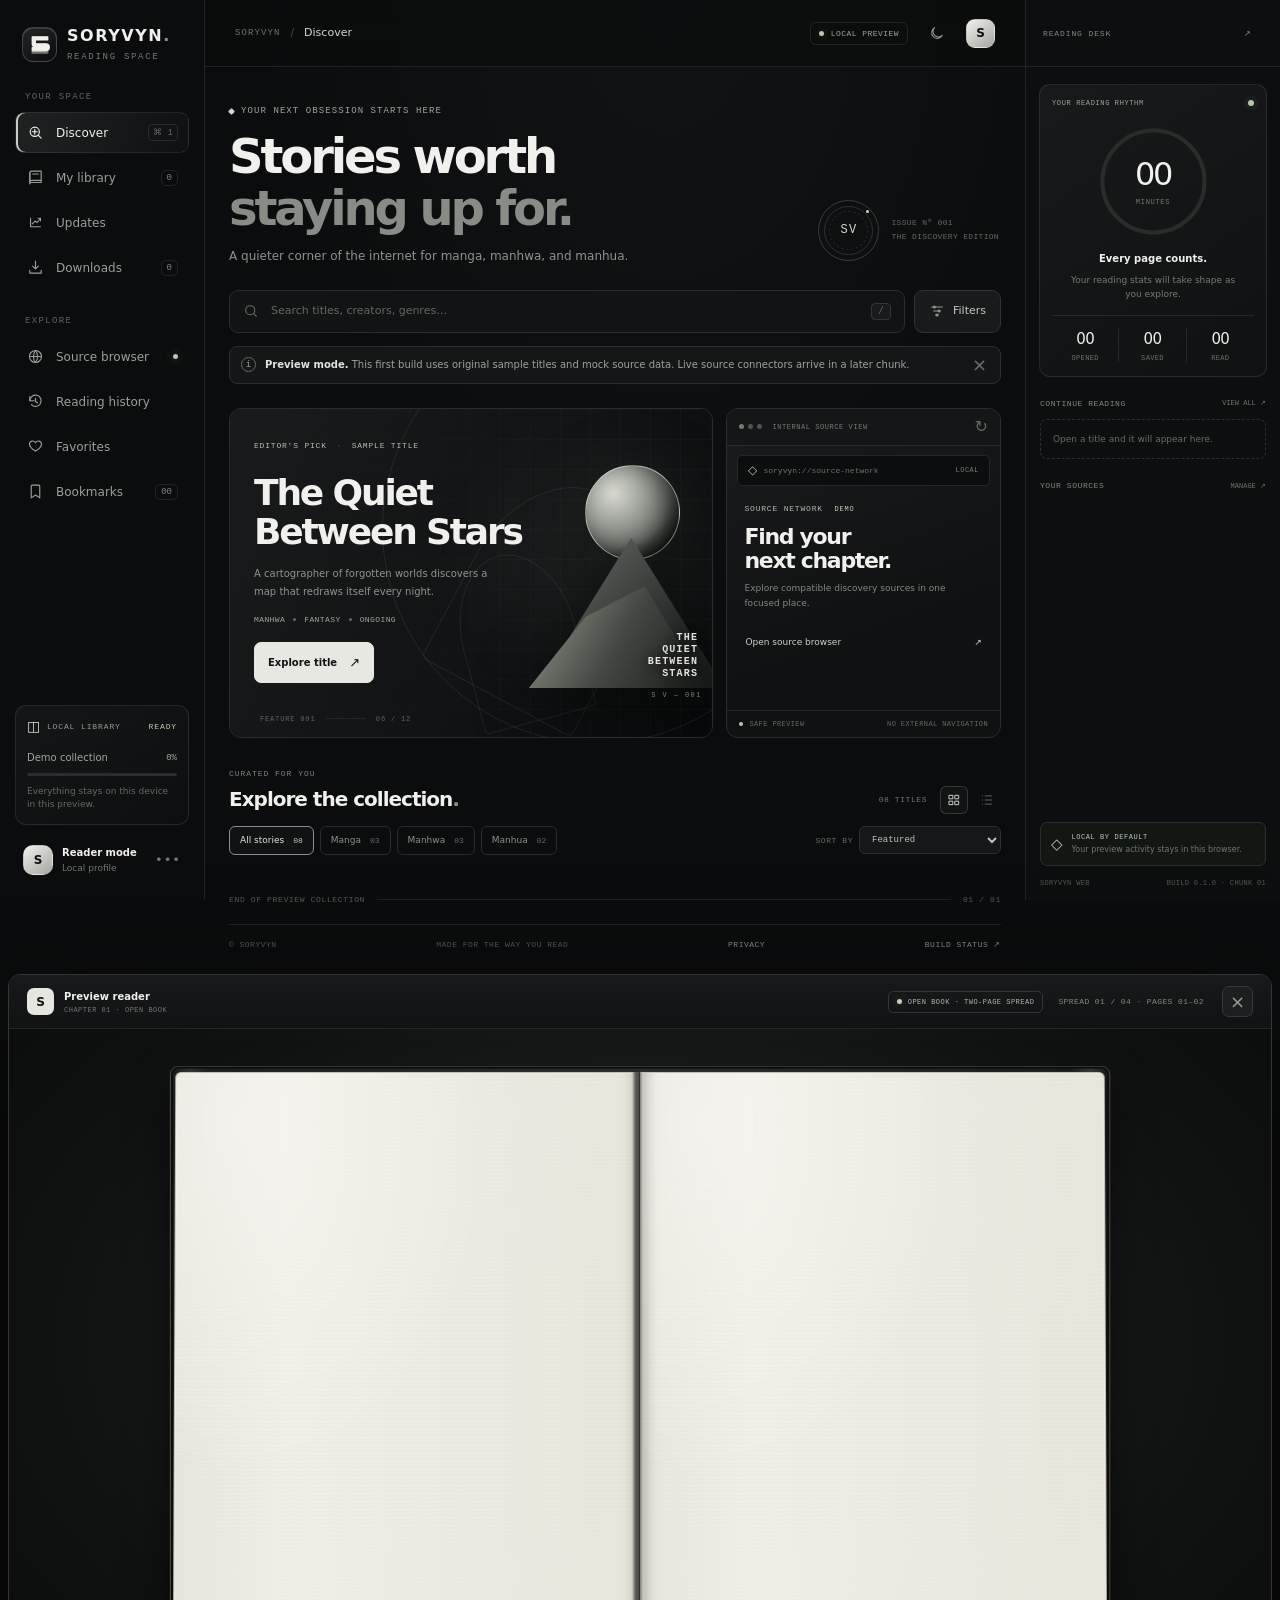
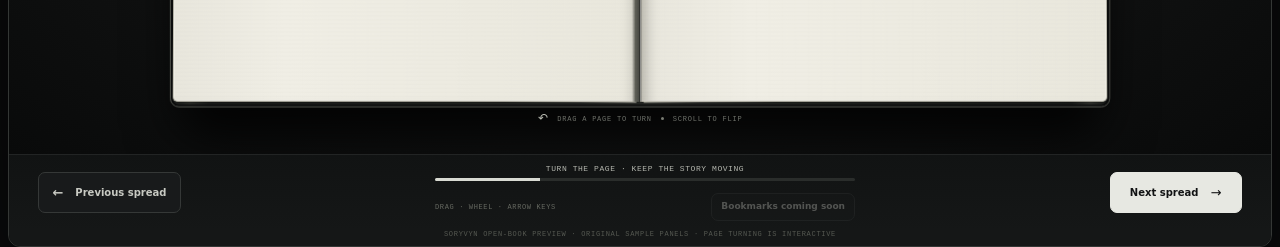
<file: index.html>
<!doctype html>
<html lang="en">
<head>
  <meta charset="utf-8">
  <meta name="viewport" content="width=device-width, initial-scale=1, viewport-fit=cover">
  <meta name="theme-color" content="#0b0c0d">
  <meta name="color-scheme" content="dark light">
  <meta name="description" content="SORYVYN — a focused home for manga, manhwa, and manhua discovery and reading.">
  <meta name="application-name" content="SORYVYN">
  <link rel="icon" href="./icon.svg" type="image/svg+xml">
  <link rel="manifest" href="./manifest.webmanifest">
  <link rel="stylesheet" href="./app.css">
  <title>SORYVYN — Read beyond the ordinary</title>
</head>
<body>
  <div class="app-frame" id="app">
    <aside class="sidebar" id="sidebar" aria-label="Main navigation">
      <a class="brand" href="#discover" data-route="discover" aria-label="SORYVYN home">
        <span class="brand-mark" aria-hidden="true"><svg viewBox="0 0 36 36"><path d="M8 7.5h20v4H12v5h13.5a4.5 4.5 0 0 1 0 9H8v-4h17.5a.5.5 0 0 0 0-1H12a4 4 0 0 1-4-4z" fill="currentColor"/><path d="M8 28.5h20v-2.8H8z" fill="currentColor" opacity=".42"/></svg></span>
        <span class="brand-word">SORYVYN<span class="brand-period">.</span><small>READING SPACE</small></span>
      </a>

      <div class="sidebar-label">YOUR SPACE</div>
      <nav class="nav-stack">
        <button class="nav-item is-active" data-route="discover"><span class="nav-icon" aria-hidden="true"><svg viewBox="0 0 24 24"><circle cx="11" cy="11" r="6.5"/><path d="m16 16 4 4M11 7.5v7M7.5 11h7"/></svg></span><span>Discover</span><kbd>⌘ 1</kbd></button>
        <button class="nav-item" data-route="library"><span class="nav-icon"><svg viewBox="0 0 24 24"><path d="M4 5.5A2.5 2.5 0 0 1 6.5 3H20v16H6.5A2.5 2.5 0 0 0 4 21z"/><path d="M4 5.5v13A2.5 2.5 0 0 1 6.5 16H20M8 7h8"/></svg></span><span>My library</span><span class="nav-count" id="libraryCount">0</span></button>
        <button class="nav-item" data-route="updates"><span class="nav-icon"><svg viewBox="0 0 24 24"><path d="M5 18V6M5 18h14"/><path d="m7.5 14 4-4 3 2 4.5-6"/><path d="M15.5 6H19v3.5"/></svg></span><span>Updates</span></button>
        <button class="nav-item" data-route="downloads"><span class="nav-icon"><svg viewBox="0 0 24 24"><path d="M12 3v11m-4-4 4 4 4-4"/><path d="M4 16v4h16v-4"/></svg></span><span>Downloads</span><span class="nav-count" id="downloadCount">0</span></button>
      </nav>

      <div class="sidebar-label sidebar-label-spaced">EXPLORE</div>
      <nav class="nav-stack">
        <button class="nav-item" data-route="sources"><span class="nav-icon"><svg viewBox="0 0 24 24"><circle cx="12" cy="12" r="8.5"/><path d="M3.7 12h16.6M12 3.5a13.7 13.7 0 0 1 0 17M12 3.5a13.7 13.7 0 0 0 0 17"/></svg></span><span>Source browser</span><span class="live-dot" title="Demo mode"></span></button>
        <button class="nav-item" data-route="history"><span class="nav-icon"><svg viewBox="0 0 24 24"><path d="M4 11a8 8 0 1 1 2.2 5.5"/><path d="M4 5v6h6M12 7v5l3 2"/></svg></span><span>Reading history</span></button>
        <button class="nav-item" data-route="favorites"><span class="nav-icon"><svg viewBox="0 0 24 24"><path d="M20.5 8.5c0 5-8.5 10-8.5 10s-8.5-5-8.5-10A4.5 4.5 0 0 1 12 6.7 4.5 4.5 0 0 1 20.5 8.5Z"/></svg></span><span>Favorites</span></button>
        <button class="nav-item" data-route="bookmarks"><span class="nav-icon"><svg viewBox="0 0 24 24"><path d="M6 4.5A1.5 1.5 0 0 1 7.5 3h9A1.5 1.5 0 0 1 18 4.5V21l-6-4-6 4z"/></svg></span><span>Bookmarks</span><span class="nav-count" id="bookmarkCount">00</span></button>
      </nav>

      <div class="sidebar-bottom">
        <div class="storage-card">
          <div class="storage-top"><span class="storage-glyph">◫</span><span>LOCAL LIBRARY</span><span class="storage-status">READY</span></div>
          <div class="storage-line"><span id="storageLabel">Demo collection</span><span id="storagePercent">0%</span></div>
          <div class="storage-track"><span id="storageFill"></span></div>
          <p>Everything stays on this device in this preview.</p>
        </div>
        <button class="profile-button" id="profileButton">
          <span class="avatar">S</span><span class="profile-meta"><strong>Reader mode</strong><small>Local profile</small></span><span class="profile-menu">•••</span>
        </button>
      </div>
    </aside>

    <main class="workspace">
      <header class="topbar">
        <div class="breadcrumbs"><span class="crumb-muted">SORYVYN</span><span class="crumb-sep">/</span><span id="crumbCurrent">Discover</span></div>
        <div class="topbar-actions">
          <div class="connection-pill"><span class="connection-dot"></span><span id="connectionLabel">LOCAL PREVIEW</span></div>
          <button class="icon-button theme-button" id="themeToggle" aria-label="Toggle theme" title="Toggle theme"><svg viewBox="0 0 24 24"><path d="M20 15.5A8 8 0 0 1 8.5 4 8.5 8.5 0 1 0 20 15.5Z"/></svg></button>
          <button class="install-button" id="installButton" hidden><svg viewBox="0 0 24 24"><path d="M12 3v11m-4-4 4 4 4-4M4 16v4h16v-4"/></svg><span>Install app</span></button>
          <button class="avatar avatar-small" id="profileTop" aria-label="Profile">S</button>
        </div>
      </header>

      <div class="scroll-area" id="scrollArea">
        <section class="page page-discover" data-page="discover">
          <div class="welcome-row">
            <div>
              <div class="eyebrow"><span class="eyebrow-mark"></span> YOUR NEXT OBSESSION STARTS HERE</div>
              <h1>Stories worth<br><span>staying up for.</span></h1>
              <p class="hero-description">A quieter corner of the internet for manga, manhwa, and manhua.</p>
            </div>
            <div class="hero-stamp" aria-hidden="true"><div class="stamp-ring"><span>SV</span><i></i></div><span class="stamp-caption">ISSUE Nº 001<br>THE DISCOVERY EDITION</span></div>
          </div>

          <div class="search-row">
            <label class="search-box" for="globalSearch">
              <svg viewBox="0 0 24 24" aria-hidden="true"><circle cx="10.8" cy="10.8" r="6.8"/><path d="m16 16 4 4"/></svg>
              <input id="globalSearch" type="search" placeholder="Search titles, creators, genres…" autocomplete="off">
              <kbd> / </kbd>
            </label>
            <button class="filter-button" id="filterButton"><svg viewBox="0 0 24 24"><path d="M4 6h16M7 12h10m-7 6h4"/><circle cx="8" cy="6" r="1.5"/><circle cx="15" cy="12" r="1.5"/><circle cx="12" cy="18" r="1.5"/></svg><span>Filters</span></button>
          </div>

          <div class="demo-notice"><span class="notice-icon">i</span><span><strong>Preview mode.</strong> This first build uses original sample titles and mock source data. Live source connectors arrive in a later chunk.</span><button id="dismissNotice" aria-label="Dismiss notice">×</button></div>

          <div class="featured-layout">
            <article class="featured-card">
              <div class="featured-backdrop" aria-hidden="true"><div class="featured-orbit orbit-one"></div><div class="featured-orbit orbit-two"></div><div class="featured-shape shape-one"></div><div class="featured-shape shape-two"></div><div class="featured-grid"></div></div>
              <div class="featured-copy">
                <span class="featured-tag">EDITOR'S PICK <span>·</span> SAMPLE TITLE</span>
                <h2>The Quiet<br>Between Stars</h2>
                <p>A cartographer of forgotten worlds discovers a map that redraws itself every night.</p>
                <div class="featured-meta"><span>MANHWA</span><i></i><span>FANTASY</span><i></i><span>ONGOING</span></div>
                <button class="primary-button" data-open-title="quiet-stars">Explore title <span>↗</span></button>
              </div>
              <div class="featured-art" aria-hidden="true"><div class="moon"></div><div class="mountain mountain-back"></div><div class="mountain mountain-front"></div><div class="featured-wordmark">THE<br>QUIET<br>BETWEEN<br>STARS</div><div class="featured-serial">S V — 001</div></div>
              <span class="feature-index">FEATURE 001 <span>────────</span> 06 / 12</span>
            </article>
            <aside class="source-window">
              <div class="window-chrome"><div class="window-dots"><i></i><i></i><i></i></div><span>INTERNAL SOURCE VIEW</span><button id="sourceWindowRefresh" aria-label="Refresh sample source">↻</button></div>
              <div class="window-address"><span class="secure-mark">◇</span><span>soryvyn://source-network</span><span class="address-lock">LOCAL</span></div>
              <div class="window-content">
                <div class="window-overline">SOURCE NETWORK <span>DEMO</span></div>
                <h3>Find your<br>next chapter.</h3>
                <p>Explore compatible discovery sources in one focused place.</p>
                <div class="source-mini-list" id="sourceMiniList"></div>
                <button class="text-link" data-route="sources">Open source browser <span>↗</span></button>
              </div>
              <div class="window-footer"><span><i></i> SAFE PREVIEW</span><span>NO EXTERNAL NAVIGATION</span></div>
            </aside>
          </div>

          <div class="section-heading">
            <div><div class="eyebrow">CURATED FOR YOU</div><h2>Explore the collection<span class="heading-period">.</span></h2></div>
            <div class="section-tools"><span id="resultCount">08 TITLES</span><button class="view-toggle is-selected" data-view="grid" aria-label="Grid view"><svg viewBox="0 0 24 24"><rect x="4" y="4" width="6" height="6"/><rect x="14" y="4" width="6" height="6"/><rect x="4" y="14" width="6" height="6"/><rect x="14" y="14" width="6" height="6"/></svg></button><button class="view-toggle" data-view="list" aria-label="List view"><svg viewBox="0 0 24 24"><path d="M9 5h11M9 12h11M9 19h11M4 5h.01M4 12h.01M4 19h.01"/></svg></button></div>
          </div>
          <div class="category-row" id="categoryRow" role="group" aria-label="Filter by category">
            <button class="category-chip is-active" data-category="All">All stories <span>08</span></button>
            <button class="category-chip" data-category="Manga">Manga <span>03</span></button>
            <button class="category-chip" data-category="Manhwa">Manhwa <span>03</span></button>
            <button class="category-chip" data-category="Manhua">Manhua <span>02</span></button>
            <div class="sort-control"><span>SORT BY</span><select id="sortSelect" aria-label="Sort titles"><option value="featured">Featured</option><option value="title">Title A–Z</option><option value="rating">Rating</option><option value="updated">Recently updated</option></select></div>
          </div>
          <div class="title-grid" id="titleGrid" aria-live="polite"></div>
          <div class="load-more-row"><span>END OF PREVIEW COLLECTION</span><span class="load-more-line"></span><span>01 / 01</span></div>
          <footer class="app-footer"><span>© SORYVYN <span id="footerYear"></span></span><span>MADE FOR THE WAY YOU READ</span><a href="./privacy.html">PRIVACY</a><a href="#roadmap" id="roadmapLink">BUILD STATUS ↗</a></footer>
        </section>

        <section class="page generic-page" data-page="library" hidden>
          <div class="page-heading"><div class="eyebrow">YOUR PERSONAL ARCHIVE</div><h1>My library<span class="heading-period">.</span></h1><p>Your saved titles, ready when you are.</p></div>
          <div class="page-toolbar library-toolbar"><div class="search-box compact"><svg viewBox="0 0 24 24"><circle cx="10.8" cy="10.8" r="6.8"/><path d="m16 16 4 4"/></svg><input id="librarySearch" type="search" placeholder="Search your library…"></div><div class="library-backup-actions"><button class="primary-button" id="importImagesButton" type="button">Import image folder</button><input id="importImagesFile" type="file" webkitdirectory directory multiple accept="image/*" hidden><button class="secondary-button" id="exportBackupButton" type="button">Export backup</button><button class="secondary-button" id="importBackupButton" type="button">Import backup</button><input id="importBackupFile" type="file" accept="application/json,.json" hidden></div><span class="small-meta" id="librarySummary">0 SAVED TITLES</span></div>
          <p class="library-import-note">Import numbered manga page images from a folder. Images stay in this browser and are not included in the JSON preference backup.</p>
          <div class="title-grid" id="libraryGrid"></div><div class="empty-state" id="libraryEmpty" hidden><div class="empty-symbol">▤</div><h2>A shelf waiting to happen.</h2><p>Save a title from Discover to keep it here.</p><button class="secondary-button" data-route="discover">Explore titles</button></div>
        </section>

        <section class="page generic-page" data-page="updates" hidden>
          <div class="page-heading"><div class="eyebrow">THE LATEST PAGES</div><h1>Updates<span class="heading-period">.</span></h1><p>Chapter update feeds will connect to supported sources in a later chunk.</p></div>
          <div class="placeholder-panel"><span class="placeholder-icon">↻</span><div><h2>Your update feed is quiet.</h2><p>The current build has no live source connections. When connectors arrive, enabled manga, manhwa, and manhua sources will populate this space.</p></div><button class="secondary-button" data-route="sources">Explore sources</button></div>
        </section>

        <section class="page generic-page" data-page="downloads" hidden>
          <div class="page-heading"><div class="eyebrow">READ ANYWHERE</div><h1>Downloads<span class="heading-period">.</span></h1><p>Manage chapters saved for offline reading.</p></div>
          <div class="placeholder-panel"><span class="placeholder-icon">↓</span><div><h2>No downloads yet.</h2><p>Download queue, chapter progress, pause/resume, and offline chapter verification are planned for Chunk 5.</p></div><button class="secondary-button" data-route="discover">Browse collection</button></div>
        </section>

        <section class="page generic-page" data-page="sources" hidden>
          <div class="page-heading source-page-heading"><div><div class="eyebrow"><span class="eyebrow-mark"></span> INTERNAL DISCOVERY ENVIRONMENT</div><h1>Source browser<span class="heading-period">.</span></h1><p>A browser-like view dedicated exclusively to manga, manhwa, and manhua sources.</p></div><div class="source-count-block"><strong id="sourceCount">04</strong><span>SAMPLE SOURCES</span></div></div>
          <div class="embedded-browser">
            <div class="embedded-toolbar"><div class="embedded-nav"><button class="icon-button" id="embeddedBack" aria-label="Back">←</button><button class="icon-button" id="embeddedForward" aria-label="Forward">→</button><button class="icon-button" id="embeddedReload" aria-label="Reload">↻</button></div><div class="embedded-address"><span class="secure-mark">◇</span><span id="embeddedAddress">soryvyn://source-network/discover</span><span class="address-lock">INTERNAL</span></div><button class="icon-button" id="embeddedHome" aria-label="Source browser home"><svg viewBox="0 0 24 24"><path d="m3 11 9-7 9 7M5.5 9.5V20h13V9.5M9.5 20v-6h5v6"/></svg></button></div>
            <div class="embedded-subnav"><button class="embedded-tab is-active" data-source-tab="discover">Discover</button><button class="embedded-tab" data-source-tab="trending">Trending</button><button class="embedded-tab" data-source-tab="new">Recently added</button><span class="embedded-category-note">MANGA · MANHWA · MANHUA ONLY</span></div>
            <div class="embedded-body"><div class="embedded-body-top"><div><div class="eyebrow">SOURCE CATALOGUE <span class="demo-badge">DEMO DATA</span></div><h2 id="embeddedTitle">Choose a source. Find a story.</h2></div><div class="source-tools"><label class="search-box compact"><svg viewBox="0 0 24 24"><circle cx="10.8" cy="10.8" r="6.8"/><path d="m16 16 4 4"/></svg><input id="sourceSearch" type="search" placeholder="Filter sources…"></label><select id="sourceLanguage" aria-label="Filter sources by language"><option value="all">All languages</option><option value="en">English</option><option value="ja">Japanese</option><option value="ko">Korean</option><option value="zh">Chinese</option></select></div></div>
              <div class="source-catalogue" id="sourceCatalogue"></div>
              <div class="embedded-disclaimer"><span>ⓘ</span> This is an interface prototype. The listed source names and availability are illustrative placeholders, not live services. No third-party site is loaded.</div>
            </div>
            <div class="embedded-statusbar"><span><i class="connection-dot"></i> SANDBOX ACTIVE</span><span id="embeddedStatus">4 SAMPLE CONNECTORS</span><span>NO EXTERNAL NAVIGATION</span></div>
          </div>
        </section>

        <section class="page generic-page" data-page="history" hidden>
          <div class="page-heading"><div class="eyebrow">PICK UP WHERE YOU LEFT OFF</div><h1>Reading history<span class="heading-period">.</span></h1><p>Titles you opened in this session.</p></div>
          <div class="title-grid" id="historyGrid"></div><div class="empty-state" id="historyEmpty"><div class="empty-symbol">◷</div><h2>Your story starts here.</h2><p>Open a title to add it to this local preview history.</p><button class="secondary-button" data-route="discover">Discover stories</button></div>
        </section>

        <section class="page generic-page" data-page="favorites" hidden>
          <div class="page-heading"><div class="eyebrow">THE ONES YOU LOVE</div><h1>Favorites<span class="heading-period">.</span></h1><p>A short list of stories you want to keep close.</p></div>
          <div class="title-grid" id="favoritesGrid"></div><div class="empty-state" id="favoritesEmpty"><div class="empty-symbol">♡</div><h2>Make room for a favorite.</h2><p>Tap the bookmark on any title card to save it here.</p><button class="secondary-button" data-route="discover">Explore titles</button></div>
        </section>

        <section class="page generic-page" data-page="bookmarks" hidden>
          <div class="page-heading"><div class="eyebrow">SAVED PAGE POSITIONS</div><h1>Bookmarks<span class="heading-period">.</span></h1><p>Spread bookmarks are being finished. The 3D reader, local image imports, reading progress, and library backups are available in this preview.</p></div>
          <div id="bookmarksList" class="bookmark-list"></div>
          <div class="empty-state" id="bookmarksEmpty" hidden><div class="empty-symbol">▤</div><h2>Spread bookmarks are coming soon.</h2><p>This shelf is prepared for saved page positions but cannot save or open them in this build yet.</p><button class="secondary-button" data-route="discover">Explore titles</button></div>
        </section>
      </div>
    </main>

    <aside class="right-rail" id="rightRail">
      <div class="rail-header"><span>READING DESK</span><button class="icon-button" id="railCollapse" aria-label="Collapse reading desk">↗</button></div>
      <div class="profile-card">
        <div class="profile-card-top"><span class="eyebrow">YOUR READING RHYTHM</span><span class="pulse-mark"></span></div>
        <div class="reading-ring"><svg viewBox="0 0 120 120" aria-hidden="true"><circle class="ring-track" cx="60" cy="60" r="49"/><circle class="ring-progress" cx="60" cy="60" r="49"/></svg><div><strong id="readingMinutes">00</strong><span>MINUTES</span></div></div>
        <div class="reading-message"><strong>Every page counts.</strong><p>Your reading stats will take shape as you explore.</p></div>
        <div class="reading-stats"><div><strong id="historyStat">00</strong><span>OPENED</span></div><div><strong id="savedStat">00</strong><span>SAVED</span></div><div><strong id="readStat">00</strong><span>READ</span></div></div>
      </div>
      <div class="rail-section">
        <div class="rail-section-title"><span>CONTINUE READING</span><button class="quiet-action" data-route="history">VIEW ALL ↗</button></div>
        <div id="continueReading" class="continue-list"><div class="rail-empty">Open a title and it will appear here.</div></div>
      </div>
      <div class="rail-section rail-sources">
        <div class="rail-section-title"><span>YOUR SOURCES</span><button class="quiet-action" data-route="sources">MANAGE ↗</button></div>
        <div id="railSourceList" class="rail-source-list"></div>
      </div>
      <div class="rail-bottom"><div class="privacy-indicator"><span class="privacy-shield">◇</span><span><strong>LOCAL BY DEFAULT</strong><small>Your preview activity stays in this browser.</small></span></div><div class="rail-version"><span>SORYVYN WEB</span><span>BUILD 0.1.0 · CHUNK 01</span></div></div>
    </aside>
  </div>

  <div class="toast-region" id="toastRegion" aria-live="polite" aria-atomic="true"></div>
  <dialog class="modal title-modal" id="titleModal" aria-labelledby="modalTitle">
    <button class="modal-close" data-close-modal aria-label="Close title details">×</button>
    <div id="titleModalContent"></div>
  </dialog>
  <dialog class="modal reader-modal" id="readerModal" aria-label="SORYVYN three-dimensional open-book reader">
    <div class="reader-topbar">
      <div class="reader-brand"><span class="reader-mini-mark">S</span><div class="reader-brand-copy"><strong id="readerTitle">Preview reader</strong><small id="readerSubtitle">CHAPTER 01 · OPEN BOOK</small></div></div>
      <div class="reader-status"><span class="reader-book-chip"><i></i> OPEN BOOK · TWO-PAGE SPREAD</span><span id="readerPageLabel" aria-live="polite">SPREAD 01 / 04 · PAGES 01–02</span></div>
      <button class="modal-close reader-close" data-close-modal aria-label="Close reader">×</button>
    </div>
    <div class="reader-bookroom" id="readerBookroom">
      <div class="book-frame" id="bookFrame" tabindex="0" role="group" aria-label="Open book. Drag a page left or right, use the mouse wheel, or use the Previous and Next spread buttons to turn pages.">
        <div class="book-cover" aria-hidden="true"></div>
        <div class="book-stack book-stack-left" aria-hidden="true"></div>
        <div class="book-stack book-stack-right" aria-hidden="true"></div>
        <div class="book-object">
          <div class="book-spread" id="bookSpread">
            <article class="book-page left" id="leftBookPage" aria-label="Left page"></article>
            <article class="book-page right" id="rightBookPage" aria-label="Right page"></article>
            <div class="book-spine" aria-hidden="true"></div>
            <button class="page-edge-zone previous" id="bookPrevZone" type="button" aria-label="Turn to previous spread"><span>‹</span></button>
            <button class="page-edge-zone next" id="bookNextZone" type="button" aria-label="Turn to next spread"><span>›</span></button>
          </div>
        </div>
        <div class="book-drag-indicator"><span class="drag-corner">↶</span><span>DRAG A PAGE TO TURN</span><i></i><span>SCROLL TO FLIP</span></div>
      </div>
    </div>
    <div class="reader-controls">
      <button class="secondary-button reader-nav-button" id="readerPrev" type="button"><span aria-hidden="true">←</span> Previous spread</button>
      <div class="reader-progress"><span id="readerProgressLabel">TURN THE PAGE · KEEP THE STORY MOVING</span><div class="reader-progress-track"><span id="readerProgressFill"></span></div><div class="reader-progress-bottom"><small>DRAG · WHEEL · ARROW KEYS</small><button class="secondary-button reader-bookmark-button" id="readerBookmark" type="button" aria-pressed="false" aria-label="Spread bookmarks are not active yet" title="Spread bookmarks are coming in a later update" disabled>Bookmarks coming soon</button></div></div>
      <button class="primary-button reader-nav-button" id="readerNext" type="button">Next spread <span aria-hidden="true">→</span></button>
    </div>
    <div class="reader-demo-note">SORYVYN OPEN-BOOK PREVIEW · ORIGINAL SAMPLE PANELS · PAGE TURNING IS INTERACTIVE</div>
  </dialog>
  <dialog class="modal filter-modal" id="filterModal" aria-labelledby="filterTitle">
    <div class="modal-heading"><div><div class="eyebrow">REFINE YOUR DISCOVERY</div><h2 id="filterTitle">Find your kind of story.</h2></div><button class="modal-close" data-close-modal aria-label="Close filters">×</button></div>
    <div class="filter-form"><label>Content category<select id="filterCategory"><option value="All">All allowed categories</option><option value="Manga">Manga</option><option value="Manhwa">Manhwa</option><option value="Manhua">Manhua</option></select></label><label>Genre<select id="filterGenre"><option value="all">All genres</option><option value="Fantasy">Fantasy</option><option value="Mystery">Mystery</option><option value="Action">Action</option><option value="Slice of Life">Slice of Life</option><option value="Sci-Fi">Sci-Fi</option><option value="Drama">Drama</option></select></label><label>Reading status<select id="filterStatus"><option value="all">Any status</option><option value="Ongoing">Ongoing</option><option value="Completed">Completed</option></select></label><div class="filter-actions"><button class="secondary-button" id="resetFilters">Reset</button><button class="primary-button" id="applyFilters">Apply filters</button></div></div>
  </dialog>
  <dialog class="modal roadmap-modal" id="roadmapModal" aria-labelledby="roadmapTitle">
    <button class="modal-close" data-close-modal aria-label="Close build status">×</button><div class="eyebrow">PRODUCT ROADMAP</div><h2 id="roadmapTitle">Seven chunks. One reading space.</h2><p>Chunk 01 establishes the web PWA shell, app design system, responsive navigation, sample catalogue, browser-like source sandbox, local demo state, and offline app shell.</p><div class="roadmap-list"><div class="roadmap-item is-done"><span>01</span><div><strong>PWA shell & interaction system</strong><small>Responsive UI, demo catalogue, source sandbox, offline app shell.</small></div><b>COMPLETE</b></div><div class="roadmap-item"><span>02</span><div><strong>Source engine & source catalogue</strong><small>Typed adapters, category guardrails, source registry and health.</small></div><b>PLANNED</b></div><div class="roadmap-item"><span>03</span><div><strong>Unified search & title details</strong><small>Progressive results, metadata, chapters and source fallbacks.</small></div><b>PLANNED</b></div><div class="roadmap-item"><span>04</span><div><strong>Reader engine & local import</strong><small>Local image-folder import and real pages in the 3D book are implemented; archives and more reading modes remain.</small></div><b>PARTIAL</b></div><div class="roadmap-item"><span>05</span><div><strong>Offline downloads</strong><small>Persistent queue, retries, cancellation and chapter verification.</small></div><b>PLANNED</b></div><div class="roadmap-item"><span>06</span><div><strong>Library, history & backup</strong><small>Local JSON backup/restore is available; collections and advanced library tools remain planned.</small></div><b>PARTIAL</b></div><div class="roadmap-item"><span>07</span><div><strong>Hardening & release</strong><small>Testing, accessibility, performance, installability and deployment guide.</small></div><b>PLANNED</b></div></div>
  </dialog>

  <script src="./app.js" defer></script>
</body>
</html>
</file>
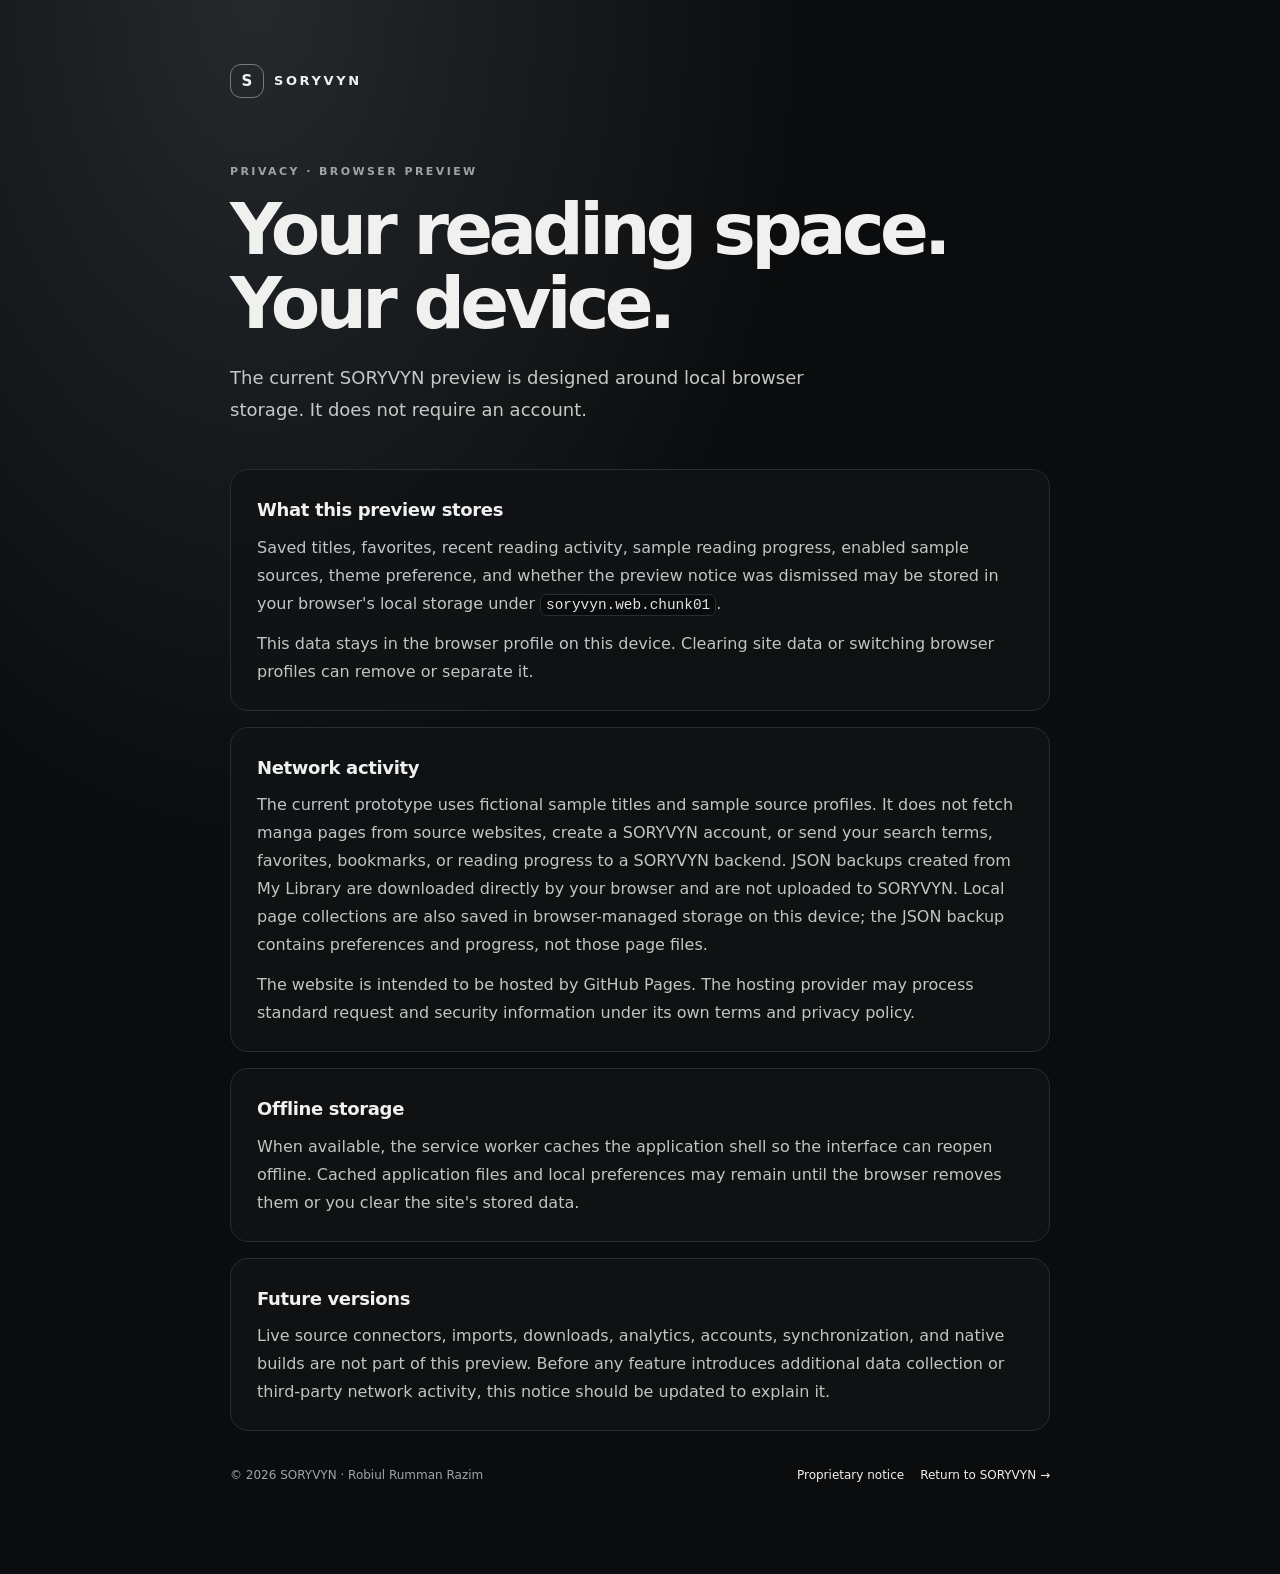
<file: privacy.html>
<!doctype html>
<html lang="en">
<head>
  <meta charset="utf-8">
  <meta name="viewport" content="width=device-width, initial-scale=1">
  <meta name="theme-color" content="#0b0c0d">
  <meta name="description" content="SORYVYN privacy notes for the browser preview.">
  <title>Privacy — SORYVYN</title>
  <style>
    :root{color-scheme:dark;--bg:#0b0c0d;--panel:#111315;--line:#292c30;--text:#f0f1ef;--muted:#a0a4a7;--accent:#dce0dc}
    *{box-sizing:border-box}
    body{margin:0;background:radial-gradient(ellipse at 20% 0%,#25292d 0,transparent 38%),var(--bg);color:var(--text);font:16px/1.75 system-ui,-apple-system,BlinkMacSystemFont,"Segoe UI",sans-serif}
    main{width:min(820px,calc(100% - 36px));margin:0 auto;padding:64px 0 88px}
    .brand{display:inline-flex;align-items:center;gap:10px;color:var(--text);text-decoration:none;font-size:13px;font-weight:800;letter-spacing:.2em}
    .mark{display:grid;place-items:center;width:34px;height:34px;border:1px solid #777b80;border-radius:11px;font-size:15px;letter-spacing:0}
    .eyebrow{margin:64px 0 12px;color:var(--muted);font-size:11px;font-weight:700;letter-spacing:.22em;text-transform:uppercase}
    h1{margin:0;font-size:clamp(42px,8vw,72px);line-height:1.02;letter-spacing:-.065em}
    .lead{max-width:620px;margin:22px 0 44px;color:#c6c9c7;font-size:18px}
    section{margin-top:16px;padding:24px 26px;border:1px solid var(--line);border-radius:18px;background:color-mix(in srgb,var(--panel) 86%,transparent)}
    h2{margin:0 0 8px;font-size:18px;letter-spacing:-.02em}
    p{margin:0;color:#c2c5c3}
    section p+p{margin-top:12px}
    code{padding:2px 5px;border:1px solid var(--line);border-radius:6px;background:#0a0b0c;color:#e2e5e2;font-size:.9em;overflow-wrap:anywhere}
    footer{display:flex;flex-wrap:wrap;justify-content:space-between;gap:12px;margin-top:34px;color:var(--muted);font-size:12px}
    footer a{color:var(--text);text-decoration:none}.footer-actions{display:flex;flex-wrap:wrap;gap:16px}
    footer a:hover{text-decoration:underline}
    @media(max-width:540px){main{padding-top:32px}.eyebrow{margin-top:44px}section{padding:20px}}
    @media(prefers-reduced-motion:no-preference){section{animation:arrive .45s ease both}section:nth-of-type(2){animation-delay:.06s}section:nth-of-type(3){animation-delay:.12s}@keyframes arrive{from{opacity:0;transform:translateY(8px)}to{opacity:1;transform:translateY(0)}}}
    @media(prefers-reduced-motion:reduce){*,*::before,*::after{animation:none!important;scroll-behavior:auto!important}}
  </style>
</head>
<body>
  <main>
    <a class="brand" href="./" aria-label="SORYVYN home"><span class="mark" aria-hidden="true">S</span><span>SORYVYN</span></a>
    <p class="eyebrow">Privacy · Browser preview</p>
    <h1>Your reading space.<br>Your device.</h1>
    <p class="lead">The current SORYVYN preview is designed around local browser storage. It does not require an account.</p>

    <section>
      <h2>What this preview stores</h2>
      <p>Saved titles, favorites, recent reading activity, sample reading progress, enabled sample sources, theme preference, and whether the preview notice was dismissed may be stored in your browser's local storage under <code>soryvyn.web.chunk01</code>.</p>
      <p>This data stays in the browser profile on this device. Clearing site data or switching browser profiles can remove or separate it.</p>
    </section>

    <section>
      <h2>Network activity</h2>
      <p>The current prototype uses fictional sample titles and sample source profiles. It does not fetch manga pages from source websites, create a SORYVYN account, or send your search terms, favorites, bookmarks, or reading progress to a SORYVYN backend. JSON backups created from My Library are downloaded directly by your browser and are not uploaded to SORYVYN. Local page collections are also saved in browser-managed storage on this device; the JSON backup contains preferences and progress, not those page files.</p>
      <p>The website is intended to be hosted by GitHub Pages. The hosting provider may process standard request and security information under its own terms and privacy policy.</p>
    </section>

    <section>
      <h2>Offline storage</h2>
      <p>When available, the service worker caches the application shell so the interface can reopen offline. Cached application files and local preferences may remain until the browser removes them or you clear the site's stored data.</p>
    </section>

    <section>
      <h2>Future versions</h2>
      <p>Live source connectors, imports, downloads, analytics, accounts, synchronization, and native builds are not part of this preview. Before any feature introduces additional data collection or third-party network activity, this notice should be updated to explain it.</p>
    </section>

    <footer><span>© <span id="year"></span> SORYVYN · Robiul Rumman Razim</span><div class="footer-actions"><a href="./LICENSE">Proprietary notice</a><a href="./">Return to SORYVYN →</a></div></footer>
  </main>
  <script>document.getElementById("year").textContent=new Date().getFullYear();</script>
</body>
</html>
</file>
<file: app.css>
:root{
  color-scheme:dark;
  --bg:#0b0c0d;--panel:#111214;--panel-2:#151719;--panel-3:#1b1d20;--line:rgba(240,241,238,.095);
  --line-strong:rgba(240,241,238,.16);--text:#f0f0ed;--muted:#929491;--soft:#b9bbb6;--white:#fff;
  --accent:#e8e8e3;--accent-ink:#121313;--good:#b9d3b0;--bad:#d8a5a5;
  --mono:ui-monospace,SFMono-Regular,Consolas,"Liberation Mono",monospace;--sans:Inter,system-ui,-apple-system,BlinkMacSystemFont,"Segoe UI",sans-serif;
  --sidebar:226px;--right-rail:282px;--radius:16px;--shadow:0 24px 70px rgba(0,0,0,.3);
}
*{box-sizing:border-box}
html{background:var(--bg);scroll-behavior:smooth}
body{margin:0;background:var(--bg);color:var(--text);font-family:var(--sans);font-size:13px;line-height:1.5;min-width:320px;min-height:100vh}
button,input,select{font:inherit}
button{color:inherit}
button:focus-visible,input:focus-visible,select:focus-visible,a:focus-visible{outline:2px solid var(--text);outline-offset:3px}
button:disabled{opacity:.42;cursor:not-allowed}
svg{width:18px;height:18px;fill:none;stroke:currentColor;stroke-width:1.6;stroke-linecap:round;stroke-linejoin:round;flex:0 0 auto}
a{color:inherit;text-decoration:none}
button{cursor:pointer}
[hidden]{display:none!important}
.app-frame{display:grid;grid-template-columns:var(--sidebar) minmax(420px,1fr) var(--right-rail);min-height:100vh;background:radial-gradient(ellipse at 52% 0%,rgba(255,255,255,.026),transparent 45%),var(--bg)}
.sidebar{height:100vh;position:sticky;top:0;align-self:start;border-right:1px solid var(--line);padding:25px 15px 15px;display:flex;flex-direction:column;background:rgba(13,14,15,.92);z-index:5}
.brand{display:flex;align-items:center;gap:10px;padding:2px 7px 30px}
.brand-mark{width:35px;height:35px;border:1px solid rgba(255,255,255,.19);border-radius:11px;background:linear-gradient(145deg,#222426,#0b0c0d);display:grid;place-items:center;box-shadow:inset 0 1px 0 rgba(255,255,255,.12)}
.brand-mark svg{width:28px;height:28px}
.brand-word{font-weight:800;font-size:16px;letter-spacing:.095em;line-height:1.1}
.brand-period,.heading-period{color:#92938f}
.brand-word small{display:block;font:9px var(--mono);letter-spacing:.19em;color:#777975;margin-top:7px;font-weight:400}
.sidebar-label{font:9px var(--mono);letter-spacing:.15em;color:#626460;padding:0 10px 10px}
.sidebar-label-spaced{margin-top:28px}
.nav-stack{display:grid;gap:4px}
.nav-item{width:100%;display:flex;align-items:center;gap:11px;border:1px solid transparent;background:transparent;color:#9c9e99;text-align:left;padding:10px 10px;border-radius:9px;font-size:12px;transition:background .18s ease,color .18s ease,border-color .18s ease}
.nav-item:hover{background:rgba(255,255,255,.045);color:var(--text)}
.nav-item.is-active{color:var(--text);background:linear-gradient(100deg,rgba(255,255,255,.085),rgba(255,255,255,.025));border-color:rgba(255,255,255,.075);box-shadow:inset 2px 0 0 #c9cac5}
.nav-icon{width:19px;height:19px;display:grid;place-items:center}
.nav-icon svg{width:17px;height:17px}
.nav-item kbd{margin-left:auto;font:9px var(--mono);color:#636560;border:1px solid #292b2c;border-radius:4px;padding:2px 4px}
.nav-count{margin-left:auto;color:#81837f;font:9px var(--mono);border:1px solid var(--line);padding:2px 5px;border-radius:5px}
.live-dot{width:5px;height:5px;background:#b6c9ae;border-radius:100%;margin-left:auto;box-shadow:0 0 10px #a7c79a66}
.sidebar-bottom{margin-top:auto}
.storage-card{border:1px solid var(--line);border-radius:11px;padding:12px 11px;background:linear-gradient(145deg,rgba(255,255,255,.045),rgba(255,255,255,.012));margin-bottom:10px}
.storage-top,.storage-line{display:flex;align-items:center;gap:6px}
.storage-top{font:8px var(--mono);letter-spacing:.11em;color:#999b96}
.storage-glyph{font-size:14px;color:#deded8}
.storage-status{margin-left:auto;color:#b9d3b0;font-size:8px}
.storage-line{margin-top:15px;justify-content:space-between;color:#a2a49e;font-size:10px}
.storage-line span:last-child{font:9px var(--mono)}
.storage-track{height:3px;background:#2a2c2d;border-radius:99px;margin-top:8px;overflow:hidden}
.storage-track span{display:block;width:0%;height:100%;background:#dddeda;transition:width .3s ease}
.storage-card p{font-size:9px;color:#666864;margin:9px 0 0;line-height:1.45}
.profile-button{display:flex;align-items:center;gap:9px;width:100%;padding:9px 7px;background:transparent;border:1px solid transparent;border-radius:9px;text-align:left}
.profile-button:hover{background:#ffffff08;border-color:var(--line)}
.avatar{width:30px;height:30px;border-radius:10px;display:grid;place-items:center;background:linear-gradient(140deg,#f0f0ed,#a5a6a0);color:#111;font-weight:800;font-size:12px;flex:0 0 auto;border:1px solid #ffffff22}
.avatar-small{width:29px;height:29px;border-radius:9px;padding:0}
.profile-meta{display:grid;gap:2px}
.profile-meta strong{font-weight:600;font-size:10px}
.profile-meta small{font-size:9px;color:#737570}
.profile-menu{margin-left:auto;color:#757772;letter-spacing:1px}
.workspace{min-width:0;min-height:100vh}
.topbar{height:67px;padding:0 30px;display:flex;align-items:center;justify-content:space-between;border-bottom:1px solid var(--line);position:sticky;top:0;z-index:4;background:rgba(11,12,13,.84);backdrop-filter:blur(20px)}
.breadcrumbs{display:flex;align-items:center;gap:10px;font-size:11px;color:#d5d6d1}
.crumb-muted{font:9px var(--mono);letter-spacing:.12em;color:#70716d}
.crumb-sep{color:#444643}
.topbar-actions{display:flex;align-items:center;gap:13px}
.connection-pill{display:flex;align-items:center;gap:7px;border:1px solid var(--line);border-radius:6px;padding:6px 8px;color:#a3a59f;font:8px var(--mono);letter-spacing:.055em}
.connection-dot{width:5px;height:5px;display:inline-block;background:#b2cba8;border-radius:50%;box-shadow:0 0 9px #a5c99957}
.icon-button{border:1px solid transparent;background:transparent;width:32px;height:32px;border-radius:8px;display:inline-grid;place-items:center;color:#92948f;transition:all .16s ease;padding:0}
.icon-button svg{width:16px;height:16px}
.icon-button:hover{color:var(--text);background:#ffffff08;border-color:var(--line)}
.install-button{border:1px solid #dadbd5;border-radius:7px;background:#e8e8e3;color:#101112;display:flex;align-items:center;gap:6px;padding:8px 10px;font-size:10px;font-weight:700}
.install-button svg{width:13px;height:13px}
.scroll-area{padding:30px clamp(20px,3vw,42px) 18px;max-width:1480px;margin:0 auto}
.page{animation:page-in .3s ease both}
@keyframes page-in{from{opacity:0;transform:translateY(5px)}to{opacity:1;transform:translateY(0)}}
.welcome-row{display:flex;align-items:flex-end;justify-content:space-between;gap:20px;padding:9px 0 25px}
.eyebrow{display:flex;align-items:center;gap:7px;font:9px var(--mono);letter-spacing:.12em;color:#a2a49e;text-transform:uppercase}
.eyebrow-mark{width:5px;height:5px;border-radius:1px;background:#d5d6d0;transform:rotate(45deg);display:inline-block}
h1,h2,h3,p{margin-top:0}
h1{font-weight:600;font-size:clamp(34px,4vw,48px);line-height:1.08;letter-spacing:-.065em;margin:15px 0 12px}
h1 span{color:#898b86}
.hero-description{color:#90928d;font-size:12px;margin:0;max-width:490px}
.hero-stamp{display:flex;align-items:center;gap:12px;margin:0 2px 4px 0}
.stamp-ring{width:61px;height:61px;border:1px solid #3c3e3d;border-radius:50%;display:grid;place-items:center;position:relative;color:#d3d4ce}
.stamp-ring:before,.stamp-ring:after{content:"";position:absolute;border-radius:50%;border:1px solid #303230}
.stamp-ring:before{inset:5px}.stamp-ring:after{inset:10px;border-style:dashed;opacity:.7}
.stamp-ring span{font:12px var(--mono);letter-spacing:.1em}
.stamp-ring i{position:absolute;width:3px;height:3px;border-radius:100%;background:#d5d5cf;right:9px;top:9px}
.stamp-caption{font:8px/1.8 var(--mono);letter-spacing:.04em;color:#666864}
.search-row{display:flex;gap:9px;margin-bottom:13px}
.search-box{min-width:0;display:flex;align-items:center;gap:10px;flex:1;background:#121315;border:1px solid #2b2d2e;border-radius:9px;min-height:43px;padding:0 13px;transition:border-color .2s ease,box-shadow .2s ease}
.search-box:focus-within{border-color:#777a74;box-shadow:0 0 0 3px #ffffff08}
.search-box svg{width:16px;height:16px;color:#6e706b}
.search-box input{min-width:0;width:100%;color:var(--text);border:0;background:transparent;outline:0;font-size:11px}
.search-box input::placeholder{color:#656762}
.search-box kbd{border:1px solid #343635;color:#656762;background:#191a1b;border-radius:4px;padding:2px 6px;font:10px var(--mono)}
.filter-button{display:flex;align-items:center;gap:8px;padding:0 14px;background:#181a1b;border:1px solid #303233;border-radius:9px;color:#c5c6c1;font-size:11px}
.filter-button svg{width:16px;height:16px;color:#969892}
.filter-button:hover{background:#222426}
.demo-notice{display:flex;align-items:center;gap:9px;background:#141718;border:1px solid #2a3030;border-radius:8px;padding:9px 11px;color:#9ea19b;font-size:10px;margin-bottom:24px}
.notice-icon{width:15px;height:15px;border:1px solid #656b65;border-radius:50%;display:grid;place-items:center;font:9px var(--mono);flex:0 0 auto}
.demo-notice strong{color:#e2e3de;font-weight:600}
.demo-notice button{border:0;background:transparent;color:#6e716c;font-size:18px;margin-left:auto;line-height:1;padding:0 2px}
.demo-notice button:hover{color:var(--text)}
.featured-layout{display:grid;grid-template-columns:minmax(0,1.7fr) minmax(240px,.83fr);gap:13px}
.featured-card{position:relative;min-width:0;min-height:330px;overflow:hidden;background:#111315;border:1px solid #2a2c2d;border-radius:12px;isolation:isolate}
.featured-backdrop{position:absolute;inset:0;z-index:-1;overflow:hidden;background:radial-gradient(circle at 78% 45%,#55595536,transparent 38%),linear-gradient(116deg,#181a1b 0%,#111314 55%,#08090a 100%)}
.featured-grid{position:absolute;inset:0;background-image:linear-gradient(#ffffff06 1px,transparent 1px),linear-gradient(90deg,#ffffff06 1px,transparent 1px);background-size:30px 30px;mask-image:linear-gradient(90deg,transparent,#000 75%)}
.featured-orbit{position:absolute;border:1px solid #d7d8d018;aspect-ratio:1;border-radius:50%;right:-100px;top:-95px;width:430px}
.orbit-two{right:-30px;top:-30px;width:290px;border-style:dashed;opacity:.4}
.featured-shape{position:absolute;border:1px solid #eeeeeb12;transform:rotate(28deg)}
.shape-one{right:16%;top:22%;width:170px;height:230px;border-radius:50% 50% 6px 6px}
.shape-two{right:28%;top:44%;width:115px;height:170px;border-radius:50% 50% 4px 4px;transform:rotate(-15deg)}
.featured-copy{position:relative;z-index:1;padding:29px 30px;max-width:320px}
.featured-tag{font:8px var(--mono);letter-spacing:.1em;color:#babcb5}.featured-tag span{color:#555752;padding:0 4px}
.featured-copy h2{font-weight:600;font-size:clamp(27px,3vw,36px);line-height:1.08;letter-spacing:-.06em;margin:21px 0 13px}
.featured-copy p{max-width:255px;color:#92948e;font-size:10px;line-height:1.8;margin-bottom:14px}
.featured-meta{display:flex;align-items:center;gap:8px;font:8px var(--mono);color:#a3a59f;letter-spacing:.05em}
.featured-meta i{width:3px;height:3px;border-radius:50%;background:#656761}
.primary-button,.secondary-button{display:inline-flex;align-items:center;justify-content:center;gap:12px;border-radius:7px;font-size:10px;font-weight:700;transition:transform .15s ease,background .15s ease,border-color .15s ease;padding:10px 13px}
.primary-button{background:#e7e8e2;color:#111213;border:1px solid #e7e8e2}
.primary-button:hover{background:#fff;transform:translateY(-1px)}
.primary-button span{font-size:13px;font-weight:400}
.featured-copy .primary-button{margin-top:18px}
.featured-art{position:absolute;right:4%;top:9%;width:39%;height:82%;min-width:150px;pointer-events:none;filter:drop-shadow(0 14px 30px #0008)}
.moon{position:absolute;width:95px;height:95px;border:1px solid #eeeeeb6b;border-radius:50%;right:18%;top:10%;background:radial-gradient(circle at 30% 30%,#d8dad1,#6b706a 58%,#212421 78%);box-shadow:inset -12px -8px 20px #0007,0 0 50px #f0f0e80d}
.mountain{position:absolute;bottom:7%;clip-path:polygon(50% 0,100% 100%,0 100%)}
.mountain-back{width:105%;height:56%;right:-7%;background:linear-gradient(135deg,#70746d,#292c2b 64%,#121414)}
.mountain-front{width:100%;height:38%;right:3%;background:linear-gradient(120deg,#999c91,#434742 52%,#171918);clip-path:polygon(65% 0,100% 100%,0 100%,32% 30%)}
.featured-wordmark{position:absolute;right:8%;bottom:10%;font:700 10px/1.2 var(--mono);letter-spacing:.12em;text-align:right;color:#e6e7df;text-shadow:0 1px 12px #000}
.featured-serial{position:absolute;bottom:3%;right:6%;font:7px var(--mono);letter-spacing:.2em;color:#7e817a}
.feature-index{position:absolute;left:30px;bottom:14px;font:7px var(--mono);letter-spacing:.12em;color:#626560}
.feature-index span{color:#3c3f3c;padding:0 5px}
.source-window{min-width:0;border:1px solid #2b2d2e;border-radius:12px;background:linear-gradient(160deg,#191b1c,#101112 65%);overflow:hidden;display:flex;flex-direction:column}
.window-chrome{display:flex;align-items:center;height:37px;gap:10px;padding:0 12px;border-bottom:1px solid var(--line);background:#141617}
.window-dots{display:flex;gap:4px}.window-dots i{width:5px;height:5px;border-radius:50%;background:#515450}.window-dots i:first-child{background:#777a73}
.window-chrome>span{font:7px var(--mono);letter-spacing:.08em;color:#777a74}
.window-chrome button{border:0;background:transparent;color:#666963;margin-left:auto;font-size:16px;padding:2px 0}
.window-address{display:flex;align-items:center;gap:6px;padding:7px 10px;margin:9px 10px 0;background:#0c0d0e;border:1px solid #252727;border-radius:5px;color:#6e716b;font:8px var(--mono);min-width:0}
.secure-mark{color:#b8c9ae;font-size:12px}
.address-lock{margin-left:auto;color:#778075;font-size:7px;letter-spacing:.07em}
.window-content{padding:18px 17px 14px;flex:1}
.window-overline{font:8px var(--mono);letter-spacing:.1em;color:#b6b8b1}
.window-overline span{margin-left:6px;color:#c2d3b9;font-size:7px}
.window-content h3{font-size:22px;letter-spacing:-.06em;line-height:1.1;font-weight:600;margin:12px 0 8px}
.window-content>p{font-size:9px;line-height:1.65;color:#838680;margin-bottom:13px}
.source-mini-list{display:grid;gap:6px}
.source-mini{display:flex;align-items:center;gap:8px;border:1px solid #292b2b;border-radius:6px;padding:7px 8px;background:#ffffff02;min-width:0}
.source-mini-icon{width:24px;height:24px;display:grid;place-items:center;border:1px solid #3a3d3b;border-radius:6px;background:#1a1c1d;font:10px var(--mono);color:#d1d2cc}
.source-mini-copy{min-width:0;flex:1;display:grid;gap:2px}.source-mini-copy strong{font-size:9px;font-weight:600}.source-mini-copy small{font:7px var(--mono);color:#7a7d77}
.source-mini-status{width:5px;height:5px;background:#acbea3;border-radius:50%}
.text-link{border:0;background:transparent;color:#cdd0c8;font-size:9px;display:flex;align-items:center;justify-content:space-between;width:100%;padding:12px 1px 2px;text-align:left}
.text-link:hover{color:#fff}
.window-footer{display:flex;justify-content:space-between;border-top:1px solid var(--line);padding:9px 12px;font:7px var(--mono);letter-spacing:.055em;color:#656862}
.window-footer span:first-child{display:flex;gap:6px;align-items:center}.window-footer i{display:block;width:4px;height:4px;background:#b7c9ad;border-radius:50%}
.section-heading{display:flex;align-items:flex-end;justify-content:space-between;gap:20px;margin:31px 0 12px}
.section-heading .eyebrow{font-size:8px;color:#81837e}
.section-heading h2{font-size:20px;letter-spacing:-.05em;font-weight:600;margin:6px 0 0}
.section-tools{display:flex;align-items:center;gap:5px}
.section-tools>span{font:8px var(--mono);color:#747671;letter-spacing:.07em;margin-right:8px}
.view-toggle{display:grid;place-items:center;width:28px;height:28px;border:1px solid transparent;border-radius:6px;background:transparent;color:#666963}
.view-toggle svg{width:14px;height:14px}
.view-toggle:hover,.view-toggle.is-selected{border-color:var(--line-strong);background:#ffffff08;color:#d8d9d2}
.category-row{display:flex;align-items:center;gap:6px;flex-wrap:wrap;margin-bottom:15px}
.category-chip{display:flex;align-items:center;gap:9px;padding:7px 10px;background:transparent;border:1px solid #292b2c;color:#8e908a;border-radius:6px;font-size:9px;white-space:nowrap}
.category-chip span{font:8px var(--mono);color:#686a65}
.category-chip:hover{background:#ffffff05;color:#dfe0da}
.category-chip.is-active{border-color:#8b8e86;background:#dfe0d908;color:#e2e3dd}
.category-chip.is-active span{color:#c4c6be}
.sort-control{margin-left:auto;display:flex;align-items:center;gap:6px;color:#696b66;font:8px var(--mono);letter-spacing:.07em}
select{color:#c0c2bb;background:#151718;border:1px solid #2e3031;border-radius:6px;padding:7px 25px 7px 8px;max-width:155px;font-size:9px;outline:0}
select option{background:#141516;color:#f0f0ed}
.title-grid{display:grid;grid-template-columns:repeat(4,minmax(0,1fr));gap:15px 12px}
.title-card{min-width:0;position:relative;border:1px solid transparent;border-radius:9px;padding:5px 5px 11px;transition:background .18s ease,border-color .18s ease,transform .18s ease;cursor:pointer}
.title-card:hover{background:#ffffff04;border-color:#ffffff0a;transform:translateY(-2px)}
.cover-art{position:relative;aspect-ratio:3/4.05;overflow:hidden;border-radius:6px;background:#17191a;isolation:isolate;border:1px solid #ffffff12}
.cover-art:after{content:"";position:absolute;inset:0;z-index:4;background:linear-gradient(180deg,#0001,transparent 26%,#0006);pointer-events:none}
.cover-label{position:absolute;left:11px;top:12px;z-index:3;font:7px var(--mono);letter-spacing:.15em;color:#f0f0eb99;writing-mode:vertical-rl}
.cover-no{position:absolute;left:10px;bottom:10px;z-index:3;color:#e9e9e4;font:8px var(--mono);letter-spacing:.1em}
.cover-shape{position:absolute;display:block}
.cover-title{position:absolute;z-index:3;left:11px;right:10px;bottom:29px;font-size:clamp(14px,1.5vw,21px);line-height:1.05;letter-spacing:-.07em;font-weight:800;text-transform:uppercase;overflow-wrap:anywhere;text-shadow:0 2px 12px #0009}
.cover-kicker{position:absolute;z-index:3;right:10px;top:12px;writing-mode:vertical-rl;font:7px var(--mono);letter-spacing:.13em;color:#eeeeebbd}
.cover-a{background:linear-gradient(145deg,#3a3f3d 0%,#1d2221 45%,#070808 100%)}
.cover-a .cover-shape.one{width:75%;aspect-ratio:1;right:-3%;top:15%;border:1px solid #e1e2da77;border-radius:50%;box-shadow:0 0 0 12px #ffffff08,0 0 0 26px #ffffff07;background:radial-gradient(circle at 35% 28%,#dadcd1,#6a706b 43%,#161a19 70%);transform:rotate(-25deg)}
.cover-a .cover-shape.two{left:15%;bottom:4%;width:80%;height:52%;clip-path:polygon(49% 0,100% 100%,0 100%);background:linear-gradient(110deg,#a6aaa0,#373b38)}
.cover-b{background:linear-gradient(135deg,#3b393a,#191719 55%,#0d0c0d)}
.cover-b .cover-shape.one{width:115%;aspect-ratio:1;left:-24%;top:10%;border:1px solid #eee9e177;border-radius:50%;box-shadow:0 0 0 20px #ffffff06,0 0 0 40px #ffffff05}
.cover-b .cover-shape.two{right:9%;top:22%;width:48%;height:70%;background:linear-gradient(145deg,#aaa19d,#393335);clip-path:polygon(50% 0,98% 100%,0 100%)}
.cover-c{background:linear-gradient(150deg,#33393a,#101516)}
.cover-c .cover-shape.one{left:22%;top:-5%;height:115%;width:56%;border:1px solid #d8e0df66;transform:rotate(18deg);background:linear-gradient(90deg,#ffffff02,#e6eae71c,#0004)}
.cover-c .cover-shape.two{left:10%;bottom:8%;width:80%;height:36%;border:1px solid #d7e1df6b;transform:skewY(-18deg);background:#dae0dd13}
.cover-d{background:linear-gradient(155deg,#41413a,#1a1c18 60%,#090a08)}
.cover-d .cover-shape.one{width:62%;aspect-ratio:1;left:20%;top:15%;border:1px solid #e7e4c26e;border-radius:50%;background:radial-gradient(circle,#e0dfcf 0%,#848879 35%,#2c3029 67%,transparent 69%);box-shadow:0 0 0 22px #ffffff08}
.cover-d .cover-shape.two{width:100%;height:43%;bottom:0;left:0;background:#9a9d8e;clip-path:polygon(0 60%,50% 5%,100% 50%,100% 100%,0 100%)}
.cover-e{background:linear-gradient(155deg,#3a383e,#17151c 60%,#07070a)}
.cover-e .cover-shape.one{width:90%;height:75%;left:7%;top:7%;border:1px solid #d8d3e066;transform:rotate(-22deg);border-radius:45% 45% 4px 4px}
.cover-e .cover-shape.two{width:50%;aspect-ratio:1;right:7%;top:27%;background:linear-gradient(145deg,#d4d0de,#6a6474 60%,#1e1c24);border-radius:50%;box-shadow:0 0 0 13px #ffffff0a}
.cover-f{background:linear-gradient(155deg,#363a39,#141716 68%,#070808)}
.cover-f .cover-shape.one{width:60%;height:80%;left:20%;top:15%;border:1px solid #d8e0d86e;transform:perspective(100px) rotateY(22deg);box-shadow:10px 8px 0 #ffffff0b,20px 16px 0 #ffffff08}
.cover-f .cover-shape.two{width:38%;height:35%;left:31%;top:40%;background:linear-gradient(125deg,#b8c1b5,#424b43);clip-path:polygon(50% 0,100% 100%,0 100%)}
.cover-g{background:linear-gradient(145deg,#3b3b36,#191a16 60%,#090a08)}
.cover-g .cover-shape.one{width:65%;height:115%;left:20%;top:-8%;border:1px solid #e0e1d46e;border-radius:50%;transform:rotate(38deg)}
.cover-g .cover-shape.two{width:70%;height:70%;left:14%;top:24%;border:1px solid #f1f0e188;border-radius:50%;box-shadow:0 0 0 8px #ffffff08,0 0 0 18px #ffffff05}
.cover-h{background:linear-gradient(145deg,#31363f,#141820 60%,#090b10)}
.cover-h .cover-shape.one{width:75%;height:58%;left:15%;top:12%;background:linear-gradient(135deg,#c7ced9,#4b5360 70%);clip-path:polygon(50% 0,100% 50%,50% 100%,0 50%)}
.cover-h .cover-shape.two{width:84%;height:32%;left:8%;bottom:4%;border:1px solid #d2dbea60;transform:skewY(-12deg)}
.card-cardtop{position:absolute;top:11px;left:11px;right:11px;z-index:6;display:flex;justify-content:space-between;align-items:center;pointer-events:none}
.card-source-mark{font:8px var(--mono);color:#f0f0ebd9;border:1px solid #ffffff40;background:#0005;backdrop-filter:blur(6px);padding:4px 5px;border-radius:4px}
.save-button{pointer-events:auto;display:grid;place-items:center;width:26px;height:26px;border-radius:50%;border:1px solid #ffffff40;color:#e4e5e0;background:#0006;backdrop-filter:blur(6px);padding:0;transition:all .15s ease}
.save-button svg{width:13px;height:13px}
.save-button:hover{background:#f0f0eb;color:#111}
.save-button.is-saved{background:#e4e5df;color:#111;border-color:#e4e5df}
.card-info{padding:10px 3px 0}
.card-category{display:flex;align-items:center;gap:6px;font:8px var(--mono);color:#8d9089;letter-spacing:.08em;text-transform:uppercase}
.card-category i{width:3px;height:3px;border-radius:50%;background:#6e716b}
.card-info h3{font-size:12px;line-height:1.35;font-weight:600;letter-spacing:-.025em;margin:6px 0 4px;overflow:hidden;text-overflow:ellipsis;white-space:nowrap}
.card-subtitle{display:flex;align-items:center;justify-content:space-between;gap:6px;color:#696c66;font-size:9px}
.card-rating{font:8px var(--mono);color:#c1c3bd;white-space:nowrap}
.card-progress{height:2px;background:#2a2c2b;margin-top:9px;overflow:hidden;border-radius:10px}
.card-progress span{height:100%;display:block;background:#aeb3a7}
.title-grid.list-view{grid-template-columns:1fr;gap:4px}
.title-grid.list-view .title-card{display:grid;grid-template-columns:72px minmax(0,1fr);gap:13px;align-items:center;padding:8px;border-color:var(--line);background:#ffffff02}
.title-grid.list-view .cover-art{grid-row:span 2;aspect-ratio:3/4;width:72px}
.title-grid.list-view .cover-title{font-size:11px}
.title-grid.list-view .card-info{padding:0}
.title-grid.list-view .card-info h3{white-space:normal;font-size:13px}
.title-grid.list-view .card-progress{grid-column:2;margin-top:-7px}
.load-more-row{display:flex;align-items:center;gap:12px;margin:25px 0 20px;color:#575a55;font:8px var(--mono);letter-spacing:.08em}
.load-more-line{height:1px;background:var(--line);flex:1}
.app-footer{display:flex;align-items:center;justify-content:space-between;gap:10px;border-top:1px solid var(--line);padding:15px 0 7px;font:8px var(--mono);letter-spacing:.06em;color:#585a55}
.app-footer a{color:#8e9089}.app-footer a:hover{color:var(--text)}
.generic-page{min-height:calc(100vh - 110px)}
.page-heading{padding:20px 0 26px}
.page-heading h1{font-size:clamp(32px,4vw,44px);margin:14px 0 9px}
.page-heading p{font-size:11px;color:#888a84;margin:0}
.page-toolbar{display:flex;align-items:center;gap:15px;margin-bottom:20px}
.search-box.compact{min-height:36px;padding:0 10px;max-width:420px}
.search-box.compact input{font-size:10px}
.search-box.compact svg{width:14px;height:14px}
.small-meta{font:8px var(--mono);letter-spacing:.08em;color:#777a73;margin-left:auto}
.empty-state{border:1px dashed #303332;border-radius:12px;padding:50px 20px;text-align:center;color:#7d8079}
.empty-symbol{font-size:30px;color:#a9aca5;margin-bottom:10px}
.empty-state h2{font-size:17px;letter-spacing:-.04em;color:#e3e4de;margin:0 0 8px}
.empty-state p{max-width:330px;margin:0 auto 17px;color:#7f827a;font-size:10px}
.secondary-button{background:#181a1b;border:1px solid #353837;color:#c8cac3}
.secondary-button:hover{background:#242626;border-color:#575a55}
.placeholder-panel{display:flex;align-items:center;gap:18px;border:1px solid var(--line);border-radius:12px;background:linear-gradient(110deg,#141617,#101112);padding:23px 22px}
.placeholder-icon{width:42px;height:42px;display:grid;place-items:center;border:1px solid #343736;border-radius:10px;font-size:21px;color:#c1c3bd;flex:0 0 auto}
.placeholder-panel>div{flex:1}
.placeholder-panel h2{font-size:14px;margin:0 0 5px;letter-spacing:-.03em}
.placeholder-panel p{font-size:10px;line-height:1.7;color:#868983;margin:0;max-width:600px}
.source-page-heading{display:flex;justify-content:space-between;align-items:flex-end;gap:15px}
.source-count-block{text-align:right;display:grid;gap:2px;padding:0 2px 6px}
.source-count-block strong{font-size:23px;font-weight:500;letter-spacing:-.06em}
.source-count-block span{font:7px var(--mono);color:#767973;letter-spacing:.1em}
.embedded-browser{border:1px solid #303333;border-radius:12px;overflow:hidden;background:#0f1112;box-shadow:var(--shadow)}
.embedded-toolbar{display:flex;align-items:center;gap:12px;padding:9px 12px;border-bottom:1px solid var(--line);background:#161819}
.embedded-nav{display:flex;gap:1px}
.embedded-address{display:flex;align-items:center;gap:7px;flex:1;min-width:0;border:1px solid #303333;background:#0c0d0e;border-radius:6px;padding:7px 9px;color:#81847d;font:9px var(--mono)}
.embedded-address>span:nth-child(2){overflow:hidden;text-overflow:ellipsis;white-space:nowrap}
.embedded-subnav{height:39px;display:flex;align-items:center;gap:4px;padding:0 15px;border-bottom:1px solid var(--line);background:#121415}
.embedded-tab{height:100%;display:flex;align-items:center;padding:0 11px;border:0;border-bottom:2px solid transparent;background:transparent;color:#777a73;font-size:9px}
.embedded-tab:hover{color:#c4c6bf}
.embedded-tab.is-active{color:#e2e3dd;border-bottom-color:#dcddd6}
.embedded-category-note{margin-left:auto;font:7px var(--mono);letter-spacing:.06em;color:#6b6e67}
.embedded-body{padding:21px 22px 19px}
.embedded-body-top{display:flex;align-items:flex-end;justify-content:space-between;gap:15px;margin-bottom:17px}
.embedded-body-top h2{font-size:23px;line-height:1.15;letter-spacing:-.055em;font-weight:600;margin:9px 0 0}
.demo-badge{font:7px var(--mono);color:#c7d4bd;border:1px solid #3b4937;border-radius:3px;padding:3px 5px;margin-left:5px}
.source-tools{display:flex;align-items:center;gap:6px}
.source-tools .search-box{width:190px}
.source-tools select{max-width:120px}
.source-catalogue{display:grid;grid-template-columns:repeat(2,minmax(0,1fr));gap:10px}
.source-card{display:flex;align-items:flex-start;gap:12px;min-width:0;border:1px solid #2d3030;background:linear-gradient(135deg,#181a1b,#121415);border-radius:9px;padding:13px;transition:border-color .17s ease,background .17s ease}
.source-card:hover{border-color:#50534f;background:#1a1c1d}
.source-card-icon{width:40px;height:40px;display:grid;place-items:center;border:1px solid #373a38;background:linear-gradient(145deg,#282b29,#151716);border-radius:10px;font:13px var(--mono);color:#dedfd8;flex:0 0 auto}
.source-card-main{min-width:0;flex:1}
.source-card-title{display:flex;align-items:center;gap:7px;flex-wrap:wrap}
.source-card-title strong{font-size:11px;font-weight:600}
.source-type{font:7px var(--mono);letter-spacing:.045em;color:#9ba096;border:1px solid #353936;border-radius:3px;padding:2px 4px}
.source-card-main p{font-size:9px;color:#81847c;line-height:1.65;margin:6px 0 8px}
.source-card-meta{display:flex;align-items:center;flex-wrap:wrap;gap:9px;color:#6d706a;font:7px var(--mono);letter-spacing:.04em}
.source-card-meta span{display:flex;align-items:center;gap:4px}
.source-card-meta i{display:inline-block;width:4px;height:4px;background:#a8c69d;border-radius:50%}
.source-toggle{width:30px;height:18px;flex:0 0 auto;background:#272a29;border:1px solid #454946;border-radius:12px;position:relative;padding:0;margin-left:3px;transition:background .15s ease}
.source-toggle:after{content:"";position:absolute;width:10px;height:10px;top:3px;left:3px;background:#777b73;border-radius:50%;transition:transform .15s ease,background .15s ease}
.source-toggle[aria-checked="true"]{background:#c9d6c1;border-color:#c9d6c1}
.source-toggle[aria-checked="true"]:after{transform:translateX(12px);background:#151815}
.embedded-disclaimer{display:flex;align-items:flex-start;gap:8px;border-top:1px solid var(--line);padding-top:13px;margin-top:18px;font-size:9px;line-height:1.7;color:#747770}
.embedded-disclaimer span{color:#a3a79b}
.embedded-statusbar{display:flex;align-items:center;gap:14px;border-top:1px solid var(--line);background:#141617;padding:9px 13px;color:#676a64;font:7px var(--mono);letter-spacing:.055em}
.embedded-statusbar span:first-child{display:flex;align-items:center;gap:6px}
.embedded-statusbar span:last-child{margin-left:auto}
.rail-header{height:67px;display:flex;align-items:center;justify-content:space-between;padding:0 17px;border-bottom:1px solid var(--line);font:8px var(--mono);color:#868982;letter-spacing:.11em}
.right-rail{position:sticky;top:0;height:100vh;border-left:1px solid var(--line);background:rgba(14,15,16,.88);display:flex;flex-direction:column;padding-bottom:13px;overflow:auto;scrollbar-width:thin;scrollbar-color:#2b2d2c transparent}
.profile-card{margin:17px 13px 22px;border:1px solid var(--line);border-radius:11px;background:linear-gradient(145deg,#17191a,#101112);padding:14px 12px}
.profile-card-top{display:flex;align-items:center;justify-content:space-between}
.profile-card-top .eyebrow{font-size:7px;letter-spacing:.09em}
.pulse-mark{width:6px;height:6px;border-radius:50%;background:#b5c8aa;box-shadow:0 0 0 4px #b5c8aa0d}
.reading-ring{width:125px;height:125px;position:relative;display:grid;place-items:center;margin:12px auto 4px}
.reading-ring svg{position:absolute;inset:0;width:100%;height:100%;transform:rotate(-90deg)}
.ring-track{stroke:#292c2a;stroke-width:4;fill:none}
.ring-progress{stroke:#c7cfc1;stroke-width:4;fill:none;stroke-dasharray:307.9;stroke-dashoffset:307.9;stroke-linecap:round;transition:stroke-dashoffset .4s ease}
.reading-ring>div{display:grid;justify-items:center;gap:0}
.reading-ring strong{font-size:32px;font-weight:500;letter-spacing:-.07em;line-height:1.1}
.reading-ring span{font:7px var(--mono);letter-spacing:.1em;color:#777a73;margin-top:5px}
.reading-message{text-align:center;padding:0 5px 14px}
.reading-message strong{font-size:10px;font-weight:600}
.reading-message p{font-size:9px;color:#777a73;line-height:1.6;margin:5px auto 0;max-width:175px}
.reading-stats{display:grid;grid-template-columns:repeat(3,1fr);border-top:1px solid var(--line);padding-top:12px}
.reading-stats>div{display:grid;justify-items:center;gap:3px;border-right:1px solid var(--line)}
.reading-stats>div:last-child{border:0}
.reading-stats strong{font-size:15px;font-weight:500;letter-spacing:-.04em}
.reading-stats span{font:7px var(--mono);color:#6d7069;letter-spacing:.05em}
.rail-section{padding:0 14px;margin-bottom:22px}
.rail-section-title{display:flex;align-items:center;justify-content:space-between;margin-bottom:11px;font:8px var(--mono);letter-spacing:.07em;color:#858781}
.quiet-action{padding:0;border:0;background:transparent;color:#71746d;font:7px var(--mono)}
.quiet-action:hover{color:#e4e5df}
.continue-list{display:grid;gap:9px}
.continue-item{display:grid;grid-template-columns:43px minmax(0,1fr);gap:9px;align-items:center;cursor:pointer;padding:4px;border-radius:6px}
.continue-item:hover{background:#ffffff06}
.continue-thumb{height:53px;border-radius:4px;overflow:hidden;border:1px solid #ffffff13}
.continue-copy{min-width:0;display:grid;gap:4px}
.continue-copy strong{font-size:9px;font-weight:600;white-space:nowrap;overflow:hidden;text-overflow:ellipsis}
.continue-copy small{font:7px var(--mono);color:#73766f}
.continue-copy .mini-progress{height:2px;background:#2e302f;margin-top:3px;border-radius:9px;overflow:hidden}
.mini-progress span{height:100%;width:20%;display:block;background:#aeb4a5}
.rail-empty{border:1px dashed #2e302f;border-radius:7px;padding:12px;color:#696c66;font-size:9px;line-height:1.6}
.rail-source-list{display:grid;gap:7px}
.rail-source{display:flex;align-items:center;gap:8px}
.rail-source-mark{width:24px;height:24px;display:grid;place-items:center;border:1px solid #303332;border-radius:6px;font:8px var(--mono);color:#c5c7bf}
.rail-source-copy{display:grid;gap:1px;min-width:0;flex:1}
.rail-source-copy strong{font-size:9px;font-weight:500}
.rail-source-copy small{font:7px var(--mono);color:#656862}
.rail-source-state{width:4px;height:4px;background:#b5c9aa;border-radius:50%}
.rail-bottom{margin-top:auto;padding:0 14px}
.privacy-indicator{display:flex;align-items:center;gap:9px;border:1px solid #2a3029;background:#131714;border-radius:7px;padding:10px}
.privacy-shield{color:#bbcdb1;font-size:15px}
.privacy-indicator>span:last-child{display:grid;gap:3px}
.privacy-indicator strong{font:7px var(--mono);letter-spacing:.08em;color:#b8c9ae}
.privacy-indicator small{color:#72766d;font-size:8px;line-height:1.4}
.rail-version{display:flex;justify-content:space-between;gap:6px;margin-top:13px;color:#555852;font:7px var(--mono);letter-spacing:.045em}
.rail-collapsed{grid-template-columns:var(--sidebar) minmax(420px,1fr) 0}
.rail-collapsed .right-rail{display:none}
.toast-region{position:fixed;right:20px;bottom:20px;display:grid;gap:8px;z-index:30;pointer-events:none}
.toast{display:flex;align-items:center;gap:9px;max-width:330px;background:#e5e6df;color:#151616;border-radius:8px;padding:11px 14px;box-shadow:0 14px 50px #0008;font-size:10px;animation:toast-in .22s ease both}
.toast:before{content:"";width:6px;height:6px;border-radius:50%;background:#445641;flex:0 0 auto}
@keyframes toast-in{from{opacity:0;transform:translateY(8px)}to{opacity:1;transform:translateY(0)}}
dialog{color:var(--text)}
.modal{width:min(600px,calc(100% - 30px));max-height:min(88vh,900px);border:1px solid #3c3f3c;border-radius:14px;background:#111314;box-shadow:0 30px 100px #000b;padding:24px;overflow:auto}
.modal::backdrop{background:#000a;backdrop-filter:blur(8px)}
.modal-close{position:absolute;right:14px;top:14px;border:1px solid #373a38;background:#1c1f20;color:#9b9e97;border-radius:7px;width:30px;height:30px;font-size:19px;line-height:1}
.modal-close:hover{background:#2a2d2d;color:#fff}
.title-modal{position:relative}
.modal-title-layout{display:grid;grid-template-columns:180px minmax(0,1fr);gap:22px;padding-top:10px}
.modal-title-cover{min-height:230px;position:relative;overflow:hidden;border-radius:8px;border:1px solid #ffffff15}
.modal-title-copy{padding:6px 24px 0 0}
.modal-title-copy .eyebrow{font-size:8px}
.modal-title-copy h2{font-size:29px;letter-spacing:-.06em;line-height:1.08;margin:12px 0 10px}
.modal-title-copy>p{color:#969991;font-size:10px;line-height:1.8}
.modal-tags{display:flex;flex-wrap:wrap;gap:5px;margin:12px 0 15px}
.modal-tags span{border:1px solid #353937;border-radius:4px;padding:4px 6px;color:#a8aaa3;font:8px var(--mono)}
.modal-actions{display:flex;flex-wrap:wrap;gap:7px}
.modal-actions .primary-button,.modal-actions .secondary-button{padding:9px 10px}
.modal-bottom-meta{border-top:1px solid var(--line);margin-top:21px;padding-top:13px;display:flex;justify-content:space-between;gap:10px;font:8px var(--mono);color:#6e716a}
.modal-heading{display:flex;justify-content:space-between;gap:14px}
.modal-heading h2{font-size:24px;letter-spacing:-.06em;margin:9px 0 22px}
.modal-heading .modal-close{position:static;flex:0 0 auto}
.filter-form{display:grid;gap:16px}
.filter-form>label{display:grid;gap:7px;color:#a5a79f;font-size:10px}
.filter-form select{width:100%;max-width:none;padding:10px}
.filter-actions{display:flex;justify-content:flex-end;gap:8px;border-top:1px solid var(--line);padding-top:16px;margin-top:2px}
.reader-modal{width:min(1050px,calc(100% - 24px));height:min(94vh,1000px);max-height:none;padding:0;display:flex;flex-direction:column;overflow:hidden;background:#0b0c0d}
.reader-modal[open]{display:flex}
.reader-topbar{height:54px;flex:0 0 auto;display:flex;align-items:center;gap:14px;padding:0 16px;border-bottom:1px solid var(--line);background:#111314}
.reader-brand{display:flex;align-items:center;gap:8px;font-size:10px;min-width:0;flex:1}
.reader-brand span:last-child{overflow:hidden;text-overflow:ellipsis;white-space:nowrap}
.reader-mini-mark{width:24px;height:24px;display:grid;place-items:center;background:#e8e8e2;color:#111;border-radius:6px;font-weight:800}
.reader-mode-controls{display:flex;gap:4px}
.reader-mode{border:1px solid transparent;background:transparent;border-radius:5px;padding:6px 8px;color:#7d8078;font-size:8px}
.reader-mode.is-active{border-color:#444743;background:#252827;color:#e2e3dd}
.reader-close{position:static;flex:0 0 auto}
.reader-canvas{flex:1;min-height:0;overflow:auto;display:flex;justify-content:center;align-items:flex-start;padding:25px;background:radial-gradient(ellipse at center,#1c1e1f, #090a0b 68%)}
.reader-page-art{width:min(100%,460px);aspect-ratio:3/4;background:#deded6;position:relative;overflow:hidden;box-shadow:0 18px 45px #0008;border:1px solid #ffffff22;color:#111;transition:all .2s ease}
.reader-page-art:before{content:"";position:absolute;inset:6%;border:1px solid #17191755}
.reader-page-art .page-number{position:absolute;right:8%;bottom:7%;font:8px var(--mono);letter-spacing:.2em}
.reader-page-art .page-heading{position:absolute;top:13%;left:10%;right:10%;margin:0;padding:0;font-size:clamp(20px,4vw,40px);font-weight:800;line-height:.98;letter-spacing:-.08em;text-transform:uppercase;color:#151715}
.reader-page-art .page-shape{position:absolute;background:#171a18}
.reader-page-art .page-caption{position:absolute;left:11%;bottom:19%;max-width:55%;font-size:10px;line-height:1.5;font-weight:600}
.reader-page-art.webtoon{width:min(100%,360px);aspect-ratio:3/5}
.reader-page-art.webtoon .page-shape{transform:scaleY(1.2)}
.reader-controls{display:flex;align-items:center;justify-content:space-between;gap:14px;padding:14px 18px;border-top:1px solid var(--line);background:#111314;flex:0 0 auto}
.reader-progress{display:grid;gap:6px;flex:1;max-width:300px;text-align:center}
.reader-progress span{font:8px var(--mono);letter-spacing:.1em;color:#969890}
.reader-progress-track{height:2px;background:#2e302f;border-radius:5px;overflow:hidden}
.reader-progress-track span{display:block;height:100%;background:#d9dad4;width:12.5%;transition:width .2s ease}
.reader-demo-note{text-align:center;padding:0 8px 10px;background:#111314;color:#535650;font:7px var(--mono);letter-spacing:.12em;flex:0 0 auto}
.reader-canvas.webtoon-canvas{align-items:flex-start}
.roadmap-modal{position:relative}
.roadmap-modal h2{font-size:25px;letter-spacing:-.06em;margin:12px 35px 8px 0}
.roadmap-modal>p{font-size:10px;line-height:1.8;color:#8e918a;margin-bottom:18px}
.roadmap-list{display:grid;gap:7px}
.roadmap-item{display:grid;grid-template-columns:30px minmax(0,1fr) auto;align-items:center;gap:10px;border:1px solid #292c2b;border-radius:7px;padding:10px;background:#ffffff02}
.roadmap-item>span{font:10px var(--mono);color:#9da098}
.roadmap-item>div{display:grid;gap:3px;min-width:0}
.roadmap-item strong{font-size:9px;font-weight:600}
.roadmap-item small{font-size:8px;color:#747770;line-height:1.4}
.roadmap-item b{font:7px var(--mono);font-weight:400;color:#777a73;letter-spacing:.04em}
.roadmap-item.is-done{border-color:#3b4638;background:#151a14}
.roadmap-item.is-done>span,.roadmap-item.is-done b{color:#bbd1af}
@media(min-width:1500px){.scroll-area{padding-left:45px;padding-right:45px}.title-grid{gap:18px 15px}}
@media(max-width:1320px){:root{--sidebar:205px;--right-rail:255px}.scroll-area{padding-left:24px;padding-right:24px}.title-grid{grid-template-columns:repeat(3,minmax(0,1fr))}.featured-layout{grid-template-columns:minmax(0,1.5fr) minmax(220px,.85fr)}.featured-copy{padding:25px 24px}.featured-art{right:0;width:37%}}
@media(max-width:1120px){.app-frame{grid-template-columns:var(--sidebar) minmax(0,1fr)}.right-rail{display:none}.featured-layout{grid-template-columns:minmax(0,1.35fr) minmax(220px,.85fr)}.title-grid{grid-template-columns:repeat(4,minmax(0,1fr))}.rail-collapsed{grid-template-columns:var(--sidebar) minmax(0,1fr)}}
@media(max-width:850px){:root{--sidebar:66px}.sidebar{padding:18px 9px 10px;align-items:center}.brand{padding:0 0 28px}.brand-mark{width:36px;height:36px}.brand-word,.sidebar-label,.nav-item>span:not(.nav-icon),.nav-item kbd,.storage-card,.profile-meta,.profile-menu{display:none}.nav-stack{width:100%;gap:7px}.nav-item{justify-content:center;padding:10px 0}.nav-icon svg{width:18px;height:18px}.nav-count{position:absolute;margin:0;transform:translate(12px,-10px);font-size:7px;padding:1px 3px;background:#151718}.sidebar-bottom{width:100%;display:flex;justify-content:center}.profile-button{padding:7px 0;justify-content:center}.topbar{padding:0 20px}.scroll-area{padding:25px 20px 15px}.featured-layout{grid-template-columns:1fr}.source-window{display:none}.featured-card{min-height:325px}.featured-art{right:5%;width:36%}.title-grid{grid-template-columns:repeat(3,minmax(0,1fr))}.connection-pill{display:none}.embedded-body-top{align-items:flex-start;flex-direction:column}.source-tools{width:100%}.source-tools .search-box{max-width:none;flex:1}.source-catalogue{grid-template-columns:1fr}.embedded-category-note{display:none}.rail-collapsed{grid-template-columns:var(--sidebar) minmax(0,1fr)}}
@media(max-width:560px){:root{--sidebar:0px}.app-frame{display:block;padding-bottom:63px}.sidebar{position:fixed;top:auto;bottom:0;left:0;right:0;width:100%;height:62px;padding:6px 9px calc(6px + env(safe-area-inset-bottom));border-right:0;border-top:1px solid var(--line);background:#101112f2;backdrop-filter:blur(20px);display:block}
.brand,.sidebar-label,.sidebar-bottom{display:none}.nav-stack{display:flex;justify-content:space-around;gap:2px;width:100%;height:100%}.nav-item{width:auto;flex:1;display:flex;justify-content:center;align-items:center;padding:8px 2px;border-radius:7px}.nav-item>span:not(.nav-icon),.nav-item kbd{display:none}.nav-count{display:none}.nav-icon svg{width:19px;height:19px}.nav-item.is-active{box-shadow:inset 0 2px 0 #d0d1ca}.sidebar-label-spaced{display:none}.topbar{height:56px;padding:0 15px}.breadcrumbs{font-size:10px}.topbar-actions{gap:6px}.theme-button{display:none}.avatar-small{width:27px;height:27px}.install-button{padding:7px 8px}.install-button span{display:none}.scroll-area{padding:20px 14px 14px}.welcome-row{align-items:flex-start;padding:6px 0 20px}.welcome-row h1{font-size:37px}.hero-description{font-size:10px;max-width:260px}.hero-stamp{display:none}.search-row{gap:6px}.search-box{min-height:40px;padding:0 10px}.search-box input{font-size:10px}.search-box kbd{display:none}.filter-button{padding:0 10px}.filter-button span{display:none}.demo-notice{font-size:9px;align-items:flex-start}.demo-notice button{font-size:17px}.featured-card{min-height:360px}.featured-copy{padding:23px 20px;max-width:260px}.featured-copy h2{font-size:30px}.featured-copy p{max-width:215px;font-size:9px}.featured-art{right:-1%;width:46%;height:63%;top:32%;opacity:.7}.feature-index{left:20px;bottom:12px}.section-heading{margin-top:25px;align-items:flex-end}.section-heading h2{font-size:17px}.section-tools>span{display:none}.category-row{gap:5px}.category-chip{padding:7px 8px;gap:5px;font-size:8px}.category-chip span{font-size:7px}.sort-control{margin-left:0;width:100%;justify-content:flex-end;margin-top:5px}.title-grid{grid-template-columns:repeat(2,minmax(0,1fr));gap:11px 7px}.title-card{padding:4px 4px 9px}.card-info h3{font-size:11px}.card-category{font-size:7px}.cover-title{font-size:18px}.app-footer{font-size:7px;flex-wrap:wrap}.app-footer span:nth-child(2){display:none}.generic-page{min-height:calc(100vh - 100px)}.page-heading{padding:9px 0 22px}.page-heading h1{font-size:34px}.page-toolbar{align-items:flex-start;flex-direction:column}.page-toolbar .search-box{width:100%}.small-meta{margin-left:0}.placeholder-panel{align-items:flex-start;flex-wrap:wrap;padding:16px}.placeholder-panel>div{min-width:calc(100% - 64px)}.placeholder-panel .secondary-button{margin-left:60px}.source-page-heading{align-items:flex-start}.source-count-block{padding-top:3px}.source-count-block strong{font-size:19px}.embedded-toolbar{padding:7px}.embedded-nav .icon-button{width:27px;height:29px}.embedded-address{font-size:8px;padding:7px}.embedded-subnav{padding:0 8px;overflow:auto}.embedded-tab{padding:0 8px;white-space:nowrap}.embedded-body{padding:16px 11px}.embedded-body-top h2{font-size:20px}.source-tools{flex-wrap:wrap}.source-tools select{max-width:none;flex:0 0 100%}.source-card{padding:10px;gap:9px}.source-card-icon{width:34px;height:34px}.source-card-title strong{font-size:10px}.embedded-disclaimer{font-size:8px}.embedded-statusbar{gap:7px;font-size:6px;padding:8px}.embedded-statusbar span:nth-child(2){display:none}.modal{padding:18px}.modal-title-layout{grid-template-columns:110px minmax(0,1fr);gap:13px}.modal-title-cover{min-height:170px}.modal-title-copy{padding-right:18px}.modal-title-copy h2{font-size:22px}.modal-title-copy>p{font-size:9px}.modal-actions{gap:5px}.modal-actions .primary-button,.modal-actions .secondary-button{font-size:8px;padding:8px}.modal-bottom-meta{font-size:7px}.reader-modal{width:calc(100% - 10px);height:calc(100dvh - 10px);border-radius:9px}.reader-topbar{height:48px;padding:0 8px;gap:7px}.reader-brand{font-size:9px}.reader-mode-controls{gap:0}.reader-mode{font-size:7px;padding:6px}.reader-close{width:27px;height:27px}.reader-canvas{padding:10px}.reader-controls{padding:10px;gap:7px}.reader-controls .primary-button,.reader-controls .secondary-button{font-size:8px;padding:9px}.reader-progress span{font-size:7px}.roadmap-item{grid-template-columns:22px minmax(0,1fr);gap:7px;padding:8px}.roadmap-item b{grid-column:2}.title-grid.list-view .title-card{grid-template-columns:62px minmax(0,1fr)}.title-grid.list-view .cover-art{width:62px}}
@media(prefers-reduced-motion:reduce){*,*::before,*::after{scroll-behavior:auto!important;animation-duration:.01ms!important;animation-iteration-count:1!important;transition-duration:.01ms!important}}
:root[data-theme="light"]{color-scheme:light;--bg:#e9e9e5;--panel:#f4f4f0;--panel-2:#eee;--panel-3:#e4e5df;--line:rgba(12,13,13,.1);--line-strong:rgba(12,13,13,.18);--text:#171918;--muted:#6d706a;--soft:#4f524c;--white:#111;--accent:#171918;--accent-ink:#f2f2ed}
:root[data-theme="light"] body,:root[data-theme="light"] .app-frame{background:radial-gradient(ellipse at 52% 0%,#fff8,transparent 45%),var(--bg);color:var(--text)}
:root[data-theme="light"] .sidebar,:root[data-theme="light"] .right-rail{background:#eeefeb}
:root[data-theme="light"] .topbar{background:#e9e9e5e8}
:root[data-theme="light"] .brand-mark{background:linear-gradient(145deg,#fafaf7,#d6d7d0);color:#111}
:root[data-theme="light"] .nav-item{color:#656861}
:root[data-theme="light"] .nav-item.is-active{background:#1111;color:#111;border-color:#0001;box-shadow:inset 2px 0 #222}
:root[data-theme="light"] .search-box,:root[data-theme="light"] .window-address,:root[data-theme="light"] .embedded-address{background:#f6f6f2;color:#333}
:root[data-theme="light"] .search-box input,:root[data-theme="light"] .embedded-address{color:#333}
:root[data-theme="light"] .filter-button,:root[data-theme="light"] select,:root[data-theme="light"] .secondary-button{background:#f3f3ef;color:#252725}
:root[data-theme="light"] .featured-card{background:#d2d3cb;color:#f5f5ef}
:root[data-theme="light"] .source-window,:root[data-theme="light"] .profile-card,:root[data-theme="light"] .placeholder-panel,:root[data-theme="light"] .embedded-browser{background:#f5f5f1}
:root[data-theme="light"] .window-chrome,:root[data-theme="light"] .embedded-toolbar,:root[data-theme="light"] .embedded-subnav,:root[data-theme="light"] .embedded-statusbar{background:#e9eae5}
:root[data-theme="light"] .source-card{background:#fbfbf7}
:root[data-theme="light"] .source-card:hover{background:#fff}
:root[data-theme="light"] .source-card-title strong,:root[data-theme="light"] .window-content h3,:root[data-theme="light"] .section-heading h2,:root[data-theme="light"] .card-info h3,:root[data-theme="light"] .placeholder-panel h2{color:#191b19}
:root[data-theme="light"] .modal{background:#f4f4f0;color:#181a18}
:root[data-theme="light"] .modal-close{background:#e7e8e1;color:#494c46}
:root[data-theme="light"] .roadmap-item{background:#fff8}
:root[data-theme="light"] .reader-topbar,:root[data-theme="light"] .reader-controls,:root[data-theme="light"] .reader-demo-note{background:#f0f0eb}
:root[data-theme="light"] .demo-notice{background:#e2e5df;border-color:#cdd2c8}


/* Chunk 01 enhancement — immersive two-page book reader */
.reader-modal{
  width:min(1600px,calc(100% - 16px));
  height:min(97vh,1120px);
  max-height:none;
  padding:0;
  display:flex;
  flex-direction:column;
  overflow:hidden;
  border-radius:12px;
  border-color:#343735;
  background:#090a0a;
  box-shadow:0 35px 120px #000b;
}
.reader-modal[open]{display:flex}
.reader-topbar{
  min-height:54px;
  flex:0 0 auto;
  display:flex;
  align-items:center;
  gap:18px;
  padding:0 18px;
  border-bottom:1px solid #ffffff10;
  background:linear-gradient(180deg,#17191a,#111213);
}
.reader-brand{display:flex;align-items:center;gap:10px;min-width:0;flex:1}
.reader-brand-copy{display:grid;gap:2px;min-width:0}
.reader-brand-copy strong{font-size:10px;font-weight:700;white-space:nowrap;overflow:hidden;text-overflow:ellipsis}
.reader-brand-copy small{font:7px var(--mono);letter-spacing:.07em;color:#767972}
.reader-mini-mark{width:27px;height:27px;display:grid;place-items:center;background:#e5e6df;color:#101111;border-radius:7px;font-weight:800;font-size:12px;flex:0 0 auto}
.reader-status{display:flex;align-items:center;gap:15px;min-width:0}
.reader-book-chip{display:flex;align-items:center;gap:6px;font:7px var(--mono);letter-spacing:.07em;color:#b5b7b0;border:1px solid #343735;border-radius:5px;padding:6px 8px;white-space:nowrap}
.reader-book-chip i{width:5px;height:5px;border-radius:50%;background:#c7d0bd;box-shadow:0 0 8px #bacdb060}
#readerPageLabel{font:8px var(--mono);letter-spacing:.05em;color:#858880;white-space:nowrap}
.reader-close{position:static;flex:0 0 auto;width:31px;height:31px;font-size:18px}
.reader-bookroom{
  flex:1;
  min-height:0;
  display:flex;
  align-items:center;
  justify-content:center;
  padding:24px clamp(10px,2.3vw,40px) 35px;
  overflow:hidden;
  perspective:2200px;
  background:
    radial-gradient(ellipse at 50% 43%,#343633 0%,#202221 26%,#101111 66%,#090a0a 100%);
}
.book-frame{
  position:relative;
  width:min(100%,calc((100vh - 270px)*1.48));
  aspect-ratio:1.48;
  max-height:100%;
  flex:0 1 auto;
  perspective:2200px;
  transform-style:preserve-3d;
  filter:drop-shadow(0 25px 22px #0008);
  user-select:none;
  -webkit-user-select:none;
  touch-action:none;
}
.book-frame:before{
  content:"";
  position:absolute;
  z-index:0;
  inset:2% 2% -1%;
  border-radius:8px;
  background:#080909;
  box-shadow:0 0 0 1px #ffffff0b,0 26px 36px #0008;
  transform:translateZ(-30px);
}
.book-cover{
  position:absolute;
  z-index:1;
  inset:-8px -8px -9px;
  border-radius:9px;
  border:1px solid #51534d;
  background:
    linear-gradient(90deg,#111312,#2a2c27 2%,#171917 4%,#242622 50%,#151715 96%,#30322d 98%,#101211);
  box-shadow:inset 0 0 0 2px #0a0b0b, inset 0 0 0 4px #ffffff08;
  transform:translateZ(-18px);
}
.book-stack{
  position:absolute;
  z-index:2;
  top:4px;
  bottom:-3px;
  width:50%;
  pointer-events:none;
  background:repeating-linear-gradient(180deg,#cbc9bc 0px,#f0efe5 1px,#bdbbad 2px,#e5e3d8 3px);
  box-shadow:0 3px 5px #0007;
  transform:translateZ(-8px);
}
.book-stack-left{left:1px;border-radius:5px 0 0 5px;clip-path:polygon(0 0,100% 0,99% 100%,0 99%)}
.book-stack-right{right:1px;border-radius:0 5px 5px 0;clip-path:polygon(0 0,100% 0,100% 99%,1% 100%)}
.book-object{position:absolute;z-index:3;inset:0;transform-style:preserve-3d;transform:rotateX(1.1deg);transition:transform .2s ease}
.book-spread{
  position:absolute;
  inset:0;
  display:grid;
  grid-template-columns:minmax(0,1fr) minmax(0,1fr);
  gap:0;
  transform-style:preserve-3d;
  isolation:isolate;
}
.book-page{
  min-width:0;
  min-height:0;
  position:relative;
  display:block;
  overflow:hidden;
  color:#181a16;
  background-color:#e5e3d8;
  background-image:
    radial-gradient(ellipse at 15% 8%,#ffffff65,transparent 44%),
    repeating-linear-gradient(0deg,#36392b04 0,#36392b04 1px,transparent 1px,transparent 4px),
    linear-gradient(90deg,#e8e6dc,#f0eee5 24%,#e9e7dc 100%);
  border:1px solid #bdbbae;
  backface-visibility:hidden;
  transform-style:preserve-3d;
  box-shadow:0 2px 4px #0004;
}
.book-page.left{
  border-right:0;
  border-radius:6px 0 0 5px;
  box-shadow:inset -15px 0 19px -18px #000b, inset 0 0 0 1px #ffffff40,2px 2px 3px #0004;
}
.book-page.right{
  border-left:0;
  border-radius:0 6px 5px 0;
  box-shadow:inset 15px 0 19px -18px #000b, inset 0 0 0 1px #ffffff40,2px 2px 3px #0004;
}
.book-page:before{
  content:"";
  position:absolute;
  z-index:3;
  pointer-events:none;
  inset:0;
  opacity:.4;
  background-image:repeating-linear-gradient(90deg,transparent 0,transparent 11px,#77796805 12px,#fff2 13px);
}
.manga-page-inner{
  position:relative;
  z-index:1;
  height:100%;
  display:flex;
  flex-direction:column;
  gap:clamp(4px,.65vw,9px);
  padding:clamp(8px,1.05vw,16px) clamp(8px,1.15vw,18px) clamp(7px,.8vw,12px);
}
.manga-page-head{
  min-height:13px;
  flex:0 0 auto;
  display:flex;
  align-items:center;
  justify-content:space-between;
  gap:8px;
  color:#3b3d36;
  font:clamp(5px,.57vw,8px) var(--mono);
  letter-spacing:.075em;
  white-space:nowrap;
  overflow:hidden;
}
.manga-page-head span:first-child{overflow:hidden;text-overflow:ellipsis}
.manga-page-head span:last-child{color:#74766d;flex:0 0 auto}
.manga-page-rule{height:1px;flex:0 0 auto;background:#2629235c}
.manga-panels{
  flex:1;
  min-height:0;
  display:grid;
  gap:clamp(4px,.58vw,8px);
}
.manga-panels.layout-a{grid-template-columns:1fr 1fr;grid-template-rows:1.12fr .88fr 1.08fr}
.manga-panels.layout-a .manga-panel:first-child,.manga-panels.layout-a .manga-panel:nth-child(4){grid-column:1/-1}
.manga-panels.layout-b{grid-template-columns:1fr 1fr;grid-template-rows:.82fr 1.18fr 1fr}
.manga-panels.layout-b .manga-panel:nth-child(3){grid-column:1/-1;grid-row:2}
.manga-panels.layout-b .manga-panel:nth-child(4){grid-column:1/-1;grid-row:3}
.manga-panels.layout-c{grid-template-columns:1fr 1fr;grid-template-rows:.78fr .88fr 1fr}
.manga-panels.layout-c .manga-panel:first-child{grid-column:1;grid-row:1/3}
.manga-panels.layout-c .manga-panel:nth-child(2){grid-column:2;grid-row:1}
.manga-panels.layout-c .manga-panel:nth-child(3){grid-column:2;grid-row:2}
.manga-panels.layout-c .manga-panel:nth-child(4){grid-column:1/-1;grid-row:3}
.manga-panels.layout-d{grid-template-columns:1fr 1fr;grid-template-rows:1.12fr .8fr 1fr}
.manga-panels.layout-d .manga-panel:first-child{grid-column:1/-1;grid-row:1}
.manga-panels.layout-d .manga-panel:nth-child(2){grid-column:1;grid-row:2/4}
.manga-panels.layout-d .manga-panel:nth-child(3){grid-column:2;grid-row:2}
.manga-panels.layout-d .manga-panel:nth-child(4){grid-column:2;grid-row:3}
.manga-panel{
  position:relative;
  min-width:0;
  min-height:0;
  overflow:hidden;
  border:1.4px solid #191c18;
  background:#cdcec4;
  isolation:isolate;
}
.manga-panel-art{position:absolute;inset:0}
.manga-panel-art svg{display:block;width:100%;height:100%}
.manga-panel-index{
  position:absolute;
  z-index:2;
  top:4px;
  right:5px;
  color:#292c27;
  font:clamp(5px,.46vw,7px) var(--mono);
  letter-spacing:.05em;
  opacity:.65;
}
.manga-panel-caption{
  position:absolute;
  z-index:2;
  left:4%;
  bottom:4%;
  max-width:88%;
  background:#efeee5e8;
  color:#242720;
  border:1px solid #161a1645;
  padding:3px 4px;
  font:clamp(5px,.52vw,8px)/1.28 var(--mono);
}
.manga-speech-bubble{
  position:absolute;
  z-index:2;
  top:7%;
  left:7%;
  max-width:68%;
  border:1.2px solid #20231f;
  background:#f3f1e8;
  color:#161915;
  border-radius:48% 52% 45% 44%;
  padding:5px 7px;
  font:clamp(5px,.54vw,8px)/1.3 var(--sans);
  font-weight:700;
  box-shadow:2px 2px 0 #15181517;
}
.manga-page-foot{
  flex:0 0 auto;
  height:12px;
  display:flex;
  align-items:center;
  justify-content:space-between;
  color:#85867d;
  font:clamp(5px,.5vw,7px) var(--mono);
  letter-spacing:.04em;
}
.manga-page-number{font-size:clamp(7px,.68vw,10px);color:#292c26}
.book-spine{
  position:absolute;
  z-index:12;
  pointer-events:none;
  left:calc(50% - 8px);
  top:0;
  bottom:0;
  width:16px;
  background:linear-gradient(90deg,#16181400,#282a22a8 22%,#11130fa8 48%,#f5f0dc2d 64%,#17191400);
  filter:blur(.15px);
}
.book-spine:after{
  content:"";
  position:absolute;
  top:0;
  bottom:0;
  left:7px;
  width:1px;
  background:#0b0c0b57;
  box-shadow:1px 0 1px #ffffff4d;
}
.book-flip-sheet{
  position:absolute;
  z-index:20;
  top:0;
  bottom:0;
  width:50%;
  transform-style:preserve-3d;
  backface-visibility:visible;
  pointer-events:none;
  will-change:transform;
  --flip-progress:0;
}
.book-flip-face{
  position:absolute;
  inset:0;
  display:block;
  overflow:hidden;
  backface-visibility:hidden;
  transform-style:preserve-3d;
}
.book-flip-face.front{transform:rotateY(0deg)}
.book-flip-face.back{transform:rotateY(180deg)}
.book-flip-face.left{border-radius:6px 0 0 5px}
.book-flip-face.right{border-radius:0 6px 5px 0}
.book-flip-sheet.forward .book-flip-face.front{box-shadow:inset 12px 0 18px -17px #0009,4px 2px 8px #0003}
.book-flip-sheet.backward .book-flip-face.front{box-shadow:inset -12px 0 18px -17px #0009,-4px 2px 8px #0003}
.book-flip-shade{
  position:absolute;
  z-index:4;
  inset:0;
  pointer-events:none;
  opacity:var(--flip-progress);
  background:linear-gradient(90deg,#0008 0%,#0000 35%,#0004 100%);
  mix-blend-mode:multiply;
}
.book-flip-sheet.backward .book-flip-shade{background:linear-gradient(90deg,#0004 0%,#0000 65%,#0008 100%)}
.page-edge-zone{
  position:absolute;
  z-index:14;
  top:0;
  bottom:0;
  width:5.4%;
  min-width:25px;
  display:grid;
  place-items:center;
  padding:0;
  border:0;
  color:#f4f2e5;
  background:transparent;
  opacity:0;
  transition:opacity .2s ease,background .2s ease;
  cursor:pointer;
}
.page-edge-zone.previous{left:0}
.page-edge-zone.next{right:0}
.page-edge-zone span{
  width:25px;
  height:36px;
  border:1px solid #ffffff55;
  border-radius:5px;
  display:grid;
  place-items:center;
  background:#1719169c;
  color:#fff;
  font-size:23px;
  line-height:1;
}
.book-frame:focus-visible{outline:2px solid #e8e8e3;outline-offset:12px}
@media (hover:hover) and (pointer:fine){
  .book-frame:hover .page-edge-zone{opacity:.5}
  .page-edge-zone:hover{opacity:1;background:linear-gradient(90deg,#0003,transparent)}
  .page-edge-zone.next:hover{background:linear-gradient(270deg,#0003,transparent)}
  .book-object:hover{transform:rotateX(.7deg)}
}
.book-drag-indicator{
  position:absolute;
  left:0;
  right:0;
  bottom:-25px;
  display:flex;
  align-items:center;
  justify-content:center;
  gap:9px;
  color:#6e716a;
  font:7px var(--mono);
  letter-spacing:.11em;
  white-space:nowrap;
  pointer-events:none;
}
.book-drag-indicator i{width:3px;height:3px;border-radius:50%;background:#797c73}
.drag-corner{font-size:12px;color:#b6b8af}
.reader-controls{
  min-height:57px;
  flex:0 0 auto;
  display:flex;
  align-items:center;
  justify-content:space-between;
  gap:16px;
  padding:9px clamp(12px,2.3vw,32px);
  border-top:1px solid #ffffff0e;
  background:linear-gradient(180deg,#111313,#151717);
}
.reader-nav-button{min-width:132px;min-height:36px}
.reader-nav-button span{font-size:13px}
.reader-progress{display:grid;gap:5px;flex:1;max-width:420px;min-width:80px;text-align:center}
.reader-progress>span{font:8px var(--mono);letter-spacing:.07em;color:#b4b6ae}
.reader-progress-track{height:3px;background:#2a2d2b;border-radius:8px;overflow:hidden}
.reader-progress-track span{display:block;height:100%;background:#d8dad2;width:25%;transition:width .3s ease}
.reader-progress small{font:7px var(--mono);letter-spacing:.09em;color:#666961}
.reader-demo-note{
  flex:0 0 auto;
  text-align:center;
  padding:0 8px 8px;
  background:#151717;
  color:#555851;
  font:7px var(--mono);
  letter-spacing:.1em;
}
.reader-modal .primary-button:disabled,.reader-modal .secondary-button:disabled{opacity:.35;cursor:not-allowed;transform:none}
@media(max-width:850px){
  .reader-modal{width:calc(100% - 10px);height:96vh}
  .reader-topbar{gap:9px;padding:0 10px}
  .reader-status{gap:8px}
  .reader-book-chip{font-size:6px;padding:5px}
  #readerPageLabel{font-size:7px}
  .reader-bookroom{padding:18px 8px 31px}
  .book-frame{width:min(100%,calc((100vh - 218px)*1.48))}
  .book-drag-indicator{bottom:-21px;font-size:6px}
  .reader-controls{gap:9px;padding:8px 10px}
  .reader-nav-button{min-width:105px;padding:8px;font-size:9px}
}
@media(max-width:560px){
  .reader-modal{width:100%;height:100vh;height:100dvh;max-height:none;border-radius:0;border-left:0;border-right:0}
  .reader-topbar{min-height:49px;padding:0 8px;gap:7px}
  .reader-brand{gap:7px}
  .reader-mini-mark{width:24px;height:24px}
  .reader-brand-copy strong{font-size:9px;max-width:116px}
  .reader-brand-copy small{font-size:6px}
  .reader-status{flex-direction:column;align-items:flex-end;gap:2px}
  .reader-book-chip{font-size:5px;padding:3px 4px;letter-spacing:.025em}
  #readerPageLabel{font-size:6px}
  .reader-close{width:27px;height:27px}
  .reader-bookroom{padding:22px 5px 28px}
  .book-frame{width:min(100%,calc((100dvh - 178px)*1.46));max-width:100%}
  .book-frame:before{inset:1% 1% -1%}
  .book-cover{inset:-4px -4px -5px}
  .book-stack{top:2px;bottom:-2px}
  .manga-page-inner{gap:3px;padding:5px 4px 4px}
  .manga-page-head{font-size:5px;letter-spacing:0}
  .manga-panels{gap:3px}
  .manga-page-foot{font-size:4.5px;height:8px;letter-spacing:0}
  .manga-panel-caption{font-size:5px;padding:2px}
  .manga-speech-bubble{font-size:5px;padding:3px 4px}
  .book-spine{left:calc(50% - 5px);width:10px}
  .book-spine:after{left:4px}
  .page-edge-zone{width:6%;min-width:18px}
  .page-edge-zone span{width:20px;height:30px;font-size:18px}
  .book-drag-indicator{bottom:-19px;gap:5px;font-size:5px;letter-spacing:.055em}
  .drag-corner{font-size:10px}
  .reader-controls{min-height:52px;gap:5px;padding:7px 7px}
  .reader-nav-button{min-width:0;min-height:35px;gap:4px;padding:7px 8px;font-size:8px;white-space:nowrap}
  .reader-progress{gap:4px;min-width:60px}
  .reader-progress>span{font-size:6px;letter-spacing:0}
  .reader-progress small{font-size:5px;letter-spacing:0}
  .reader-demo-note{font-size:5px;letter-spacing:.045em;padding-bottom:5px}
}
@media(prefers-reduced-motion:reduce){
  .book-object,.page-edge-zone,.reader-progress-track span{transition:none!important}
}


/* Local library backup controls */
.library-toolbar{flex-wrap:wrap}
.library-backup-actions{display:flex;align-items:center;gap:8px}
.library-backup-actions .secondary-button{min-height:36px;padding:0 12px;font-size:10px;white-space:nowrap}
@media(max-width:760px){
  .library-toolbar{align-items:stretch}
  .library-toolbar>.search-box{flex:1 1 100%;max-width:none}
  .library-backup-actions{flex:1 1 auto}
  .library-toolbar .small-meta{flex:1 0 100%;margin-left:0}
}


/* Local imported manga pages */
.local-import-cover{background:#d9d9d2}
.local-import-cover>img{position:absolute;inset:0;width:100%;height:100%;object-fit:cover;z-index:1}
.local-import-badge{position:absolute;z-index:5;top:9px;right:9px;padding:4px 6px;border:1px solid #ffffff60;background:#111c;color:#fff;font:7px var(--mono);letter-spacing:.14em}
.local-import-title{position:absolute;z-index:5;left:10px;right:10px;bottom:12px;color:#fff;font-weight:800;font-size:14px;line-height:1.05;text-shadow:0 2px 12px #000}
.imported-page-inner{position:absolute;inset:0;display:grid;place-items:center;background:#f2f1eb}
.imported-page-image{display:block;width:100%;height:100%;object-fit:contain;user-select:none;-webkit-user-drag:none}
.imported-page-number{position:absolute;right:7px;bottom:5px;z-index:5;padding:2px 4px;background:#111b;color:#eee;font:8px var(--mono);pointer-events:none}
.book-page.blank-page{background:linear-gradient(90deg,#dad8ce,#f1efe5 30%,#e8e6dc)}
.library-import-note{margin:-9px 0 18px;color:#898b85;font-size:10px;line-height:1.6;max-width:680px}
.library-backup-actions{flex-wrap:wrap}
@media(max-width:760px){.library-import-note{margin-top:-4px}}


/* Saved spread bookmarks */
.reader-progress-bottom{display:flex;align-items:center;justify-content:space-between;gap:12px;margin-top:7px}
.reader-progress-bottom small{margin:0}
.reader-bookmark-button{min-height:28px;padding:0 9px;font-size:9px;white-space:nowrap}
.reader-bookmark-button[aria-pressed="true"]{background:#e6e7e1;color:#111;border-color:#e6e7e1}
.bookmark-list{display:grid;gap:10px}
.bookmark-row{display:flex;align-items:center;gap:15px;padding:14px;border:1px solid var(--line);border-radius:13px;background:linear-gradient(110deg,#141617,#101112)}
.bookmark-row-mark{display:grid;place-items:center;flex:0 0 38px;height:44px;border:1px solid #62655f;border-radius:5px;color:#e4e5df;font-size:17px;font-weight:700}
.bookmark-row-main{display:grid;gap:5px;min-width:0;flex:1}
.bookmark-row-main strong{overflow:hidden;text-overflow:ellipsis;white-space:nowrap;font-size:12px;color:var(--text)}
.bookmark-row-main small{font:8px var(--mono);letter-spacing:.07em;color:var(--muted)}
.bookmark-row-actions{display:flex;align-items:center;gap:7px}
.bookmark-row-actions .secondary-button{min-height:32px;padding:0 10px;font-size:9px;white-space:nowrap}
@media(max-width:640px){
  .reader-progress-bottom{align-items:flex-start;flex-direction:column;gap:6px}
  .bookmark-row{align-items:flex-start;flex-wrap:wrap}
  .bookmark-row-main{flex-basis:calc(100% - 55px)}
  .bookmark-row-actions{flex:1 1 100%;padding-left:53px}
}
</file>
